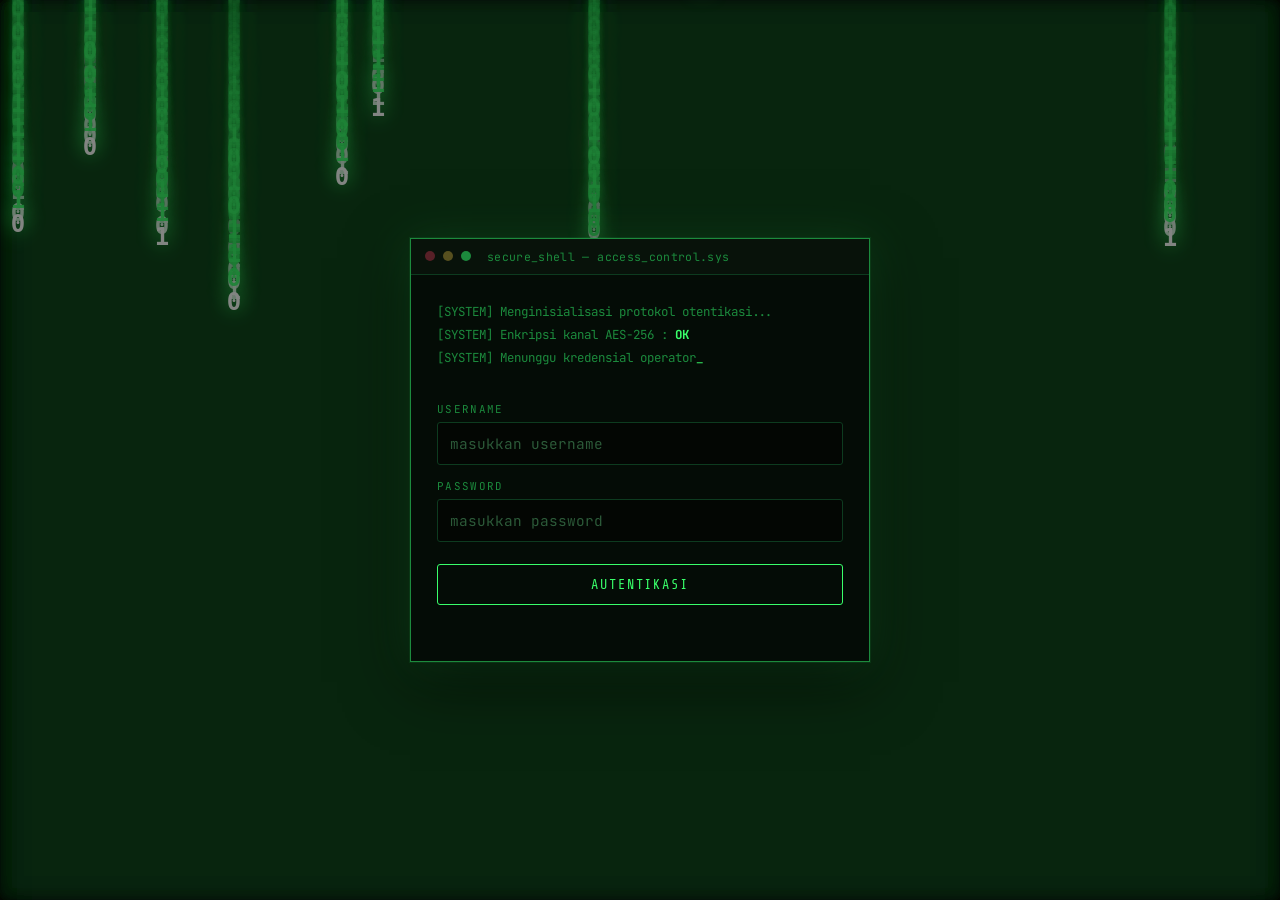
<file: index.html>
<!DOCTYPE html>
<html lang="id">
<head>
<meta charset="UTF-8">
<meta name="viewport" content="width=device-width, initial-scale=1.0">
<title>agatha@portfolio:~$</title>
<link rel="stylesheet" href="style.css">
</head>
<body>

<canvas id="matrix-rain"></canvas>

<!-- ============================================ -->
<!-- LAYAR LOGIN -->
<!-- ============================================ -->
<section id="login-screen">
  <div class="login-box">
    <div class="login-topbar">
      <span class="dot red"></span><span class="dot yellow"></span><span class="dot green"></span>
      <span class="login-topbar-title">secure_shell — access_control.sys</span>
    </div>

    <div class="login-body">
      <p class="boot-line">[SYSTEM] Menginisialisasi protokol otentikasi...</p>
      <p class="boot-line">[SYSTEM] Enkripsi kanal AES-256 : <span class="ok">OK</span></p>
      <p class="boot-line">[SYSTEM] Menunggu kredensial operator<span class="cursor-blink">_</span></p>

      <form id="login-form" autocomplete="off">
        <label for="username">USERNAME</label>
        <input type="text" id="username" name="username" placeholder="masukkan username" required>

        <label for="password">PASSWORD</label>
        <input type="password" id="password" name="password" placeholder="masukkan password" required>

        <button type="submit" id="login-btn">
          <span>AUTENTIKASI</span>
        </button>

        <p id="login-error"></p>
      </form>
    </div>
  </div>
</section>

<!-- ============================================ -->
<!-- PORTOFOLIO (tersembunyi sampai login sukses) -->
<!-- ============================================ -->
<main id="portfolio" hidden>

  <nav id="navbar">
    <span class="nav-logo">&gt; whoami</span>
    <div class="nav-links">
      <a href="#biodata" data-decrypt="biodata">biodata</a>
      <a href="#mybini" data-decrypt="mybini">my bini gueh</a>
      <a href="#cita-cita" data-decrypt="tujuan">tujuan</a>
      <a href="#sertifikat" data-decrypt="sertifikat">SERTIFIKAT GW</a>
      <a href="#neo" data-decrypt="neo">neo</a>
      <a href="#kontak" data-decrypt="kontak">kontak</a>
    </div>
    <div class="mode-toggle">
      <button type="button" id="mode-web-btn" class="mode-active">WEB</button>
      <button type="button" id="mode-terminal-btn">TERMINAL</button>
    </div>
  </nav>

  <!-- HERO -->
  <header id="hero">
    <p class="hero-eyebrow">[ akses diberikan — selamat datang, operator ]</p>
    <h1 class="glitch" data-text="MUHAMMAD ALARIC ARYA SAKHI">MUHAMMAD ALARIC ARYA SAKHI</h1>
    <p class="hero-sub" id="typewriter"></p>
    <div class="hero-quicklinks">
      <a href="#biodata" class="quick-btn">01_ Buka Biodata</a>
      <a href="#mybini" class="quick-btn">02_ Buka My Bini Gueh</a>
    </div>
  </header>

  <!-- BIODATA -->
  <section id="biodata" class="panel">
    <h2 class="panel-title" data-decrypt="BIODATA_OPERATOR">BIODATA_OPERATOR</h2>
    <ul class="data-list">
      <li><span class="key">Nama</span><span class="sep">:</span><span class="val">Muhammad Alaric Arya Sakhi</span></li>
      <li><span class="key">Kelas</span><span class="sep">:</span><span class="val">X PPLG 1</span></li>
      <li><span class="key">Tempat, Tanggal Lahir</span><span class="sep">:</span><span class="val">Pekalongan, 10 November 2011</span></li>
    </ul>
  </section>

  <!-- MY BINI GUEH -->
  <section id="mybini" class="panel panel-alt">
    <h2 class="panel-title" data-decrypt="MY BINI">MY BINI GUEH</h2>
    <div class="columbina-wrap">
      <div class="photo-frame">
<a href="kalkulator.html">
    <img src="columbina.jpg" alt="Columbina" id="columbina-photo">
  </a>
        <div class="photo-scanline"></div>
      </div>
      <ul class="data-list">
        <li><span class="key">Nama</span><span class="sep">:</span><span class="val">Columbina Hyposelenia</span></li>
        <li><span class="key">Nama Lain</span><span class="sep">:</span><span class="val">Kuutar / "Damselette"</span></li>
        <li><span class="key">Jabatan</span><span class="sep">:</span><span class="val">Mantan Fatui Harbinger ke-3, kini Moon Goddess of Nod-Krai</span></li>
        <li><span class="key">Elemen</span><span class="sep">:</span><span class="val">Hydro</span></li>
        <li><span class="key">Senjata</span><span class="sep">:</span><span class="val">Catalyst</span></li>
        <li><span class="key">Asal</span><span class="sep">:</span><span class="val">Nod-Krai, Snezhnaya</span></li>
        <li><span class="key">Kepribadian</span><span class="sep">:</span><span class="val">Tenang, sedikit nyeleneh, jujur apa adanya — tapi setia pada yang ia percaya</span></li>
        <li><span class="key">Status</span><span class="sep">:</span><span class="val">Bini sah di dunia fiksi 💙</span></li>
      </ul>
    </div>
  </section>

  <!-- CITA-CITA -->
  <section id="cita-cita" class="panel">
    <h2 class="panel-title" data-decrypt="CITA CITA">CITA CITA</h2>
    <div class="terminal-block">
      <p><span class="prompt">$</span> cat cita-cita.txt</p>
      <p class="output-line">&gt; Menjadi Ahli Cybersecurity / White Hat Hacker profesional.</p>
      <p class="output-line">&gt; Menemukan dan melaporkan celah keamanan secara etis, bukan merusak.</p>
      <p class="output-line">&gt; Membantu instansi & perusahaan membangun sistem yang lebih aman.</p>
      <p class="output-line">&gt; Terus belajar: pentest, bug bounty, dan digital forensics.</p>
    </div>
  </section>

  <!-- SERTIFIKAT GW -->
  <section id="sertifikat" class="panel panel-alt">
    <h2 class="panel-title" data-decrypt="Sertifikat">Sertifikat gw </h2>
    <p class="cert-caption">
      Klik gambar sertifikat untuk membuka <strong>Catatan Kantong</strong> — manajemen uang & kuota dengan tema Matrix.
    </p>
    <div class="photo-frame cert-frame">
      <a href="pengeluaran.html">
        <img src="sertifikat-cyber.jpg" alt="Sertifikat Apresiasi Cybersecurity" id="cert-photo">
      </a>
      <div class="photo-scanline"></div>
    </div>
  </section>

  <!-- CHATBOX NEO -->
  <section id="neo" class="panel panel-alt">
    <h2 class="panel-title" data-decrypt="NEO_AI">NEO_AI</h2>
    <p class="cert-caption">Terminal chat statis — belum terhubung ke API AI mana pun. Isi jawabannya manual di <code>script.js</code>.</p>
    <div class="neo-chatbox">
      <div class="neo-chatbox-header">
        <span class="neo-dot"></span> neo — offline / manual mode
      </div>
      <div class="neo-chatbox-log" id="neo-log"></div>
      <form class="neo-chatbox-inputrow" id="neo-form" autocomplete="off">
        <input type="text" id="neo-input" placeholder="ketik pesan ke Neo...">
        <button type="submit">KIRIM</button>
      </form>
    </div>
  </section>

  <!-- KONTAK -->
  <section id="kontak" class="panel">
    <h2 class="panel-title" data-decrypt="CONTACT_ME">CONTACT_ME</h2>
    <ul class="data-list contact-list">
      <li>
        <span class="key">WhatsApp</span><span class="sep">:</span>
        <span class="val"><a href="https://wa.me/628816713132" target="_blank" rel="noopener">wa.me/628816713132</a></span>
      </li>
      <li>
        <span class="key">Gmail</span><span class="sep">:</span>
        <span class="val"><a href="mailto:agathaarchilles@gmail.com">agathaarchilles@gmail.com</a></span>
      </li>
      <li>
        <span class="key">Instagram</span><span class="sep">:</span>
        <span class="val"><a href="https://instagram.com/agathaarchilles" target="_blank" rel="noopener">@agathaarchilles</a></span>
      </li>
    </ul>
  </section>

  <footer id="footer">
    <p>&gt; koneksi aman ditutup. terima kasih sudah berkunjung, operator.</p>
  </footer>

</main>

<!-- ============================================ -->
<!-- MODE TERMINAL — tampilan command-line penuh -->
<!-- ============================================ -->
<section id="terminal-mode" hidden>
  <div class="terminal-box">
    <p class="term-line term-hint">Selamat datang di mode terminal. Ketik "help" untuk daftar perintah.</p>
    <div id="terminal-output"></div>
    <div id="terminal-inputline">
      <span class="term-static-prompt">agatha@portofolio:~$</span>
      <input type="text" id="terminal-input" autocomplete="off" spellcheck="false">
    </div>
  </div>
</section>

<script src="script.js"></script>
</body>
</html>
</file>
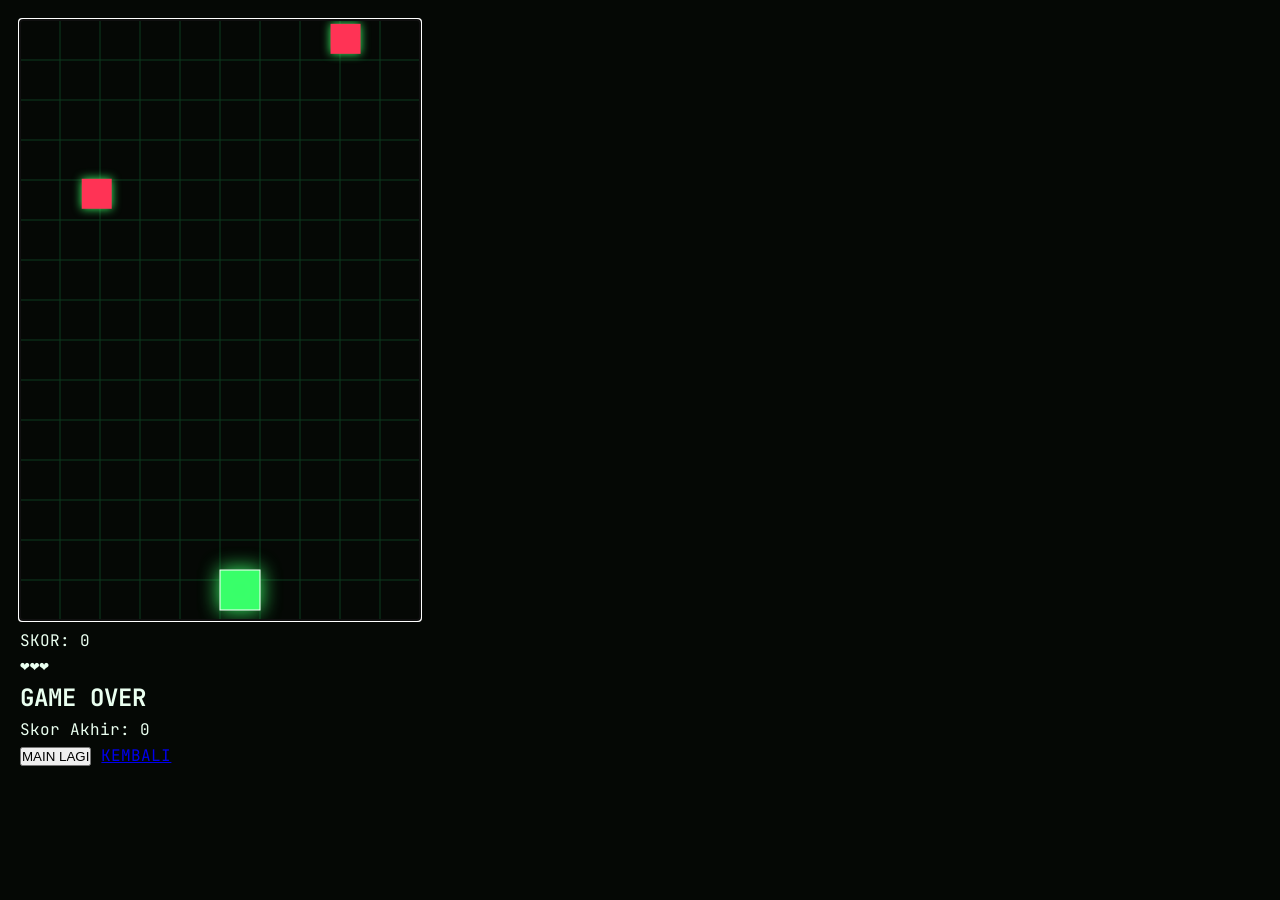
<file: a.html>
<!DOCTYPE html>
<html lang="id">
<head>
  <meta charset="UTF-8">
  <meta name="viewport" content="width=device-width, initial-scale=1.0">
  <title>Matrix Dodge</title>
  <link rel="stylesheet" href="a.css">
</head>
<body>
  <canvas id="gameCanvas" width="400" height="600" tabindex="0"></canvas>
  
  <div class="game-hud">
    <div id="score">SKOR: 0</div>
    <div id="lives">❤️❤️❤️</div>
  </div>
  
  <div class="game-overlay" id="gameOverlay">
    <h2>GAME OVER</h2>
    <p>Skor Akhir: <span id="finalScore">0</span></p>
    <button onclick="restartGame()">MAIN LAGI</button>
    <a href="../index.html">KEMBALI</a>
  </div>
  
  <script src="a.js"></script>
</body>
</html>
</file>
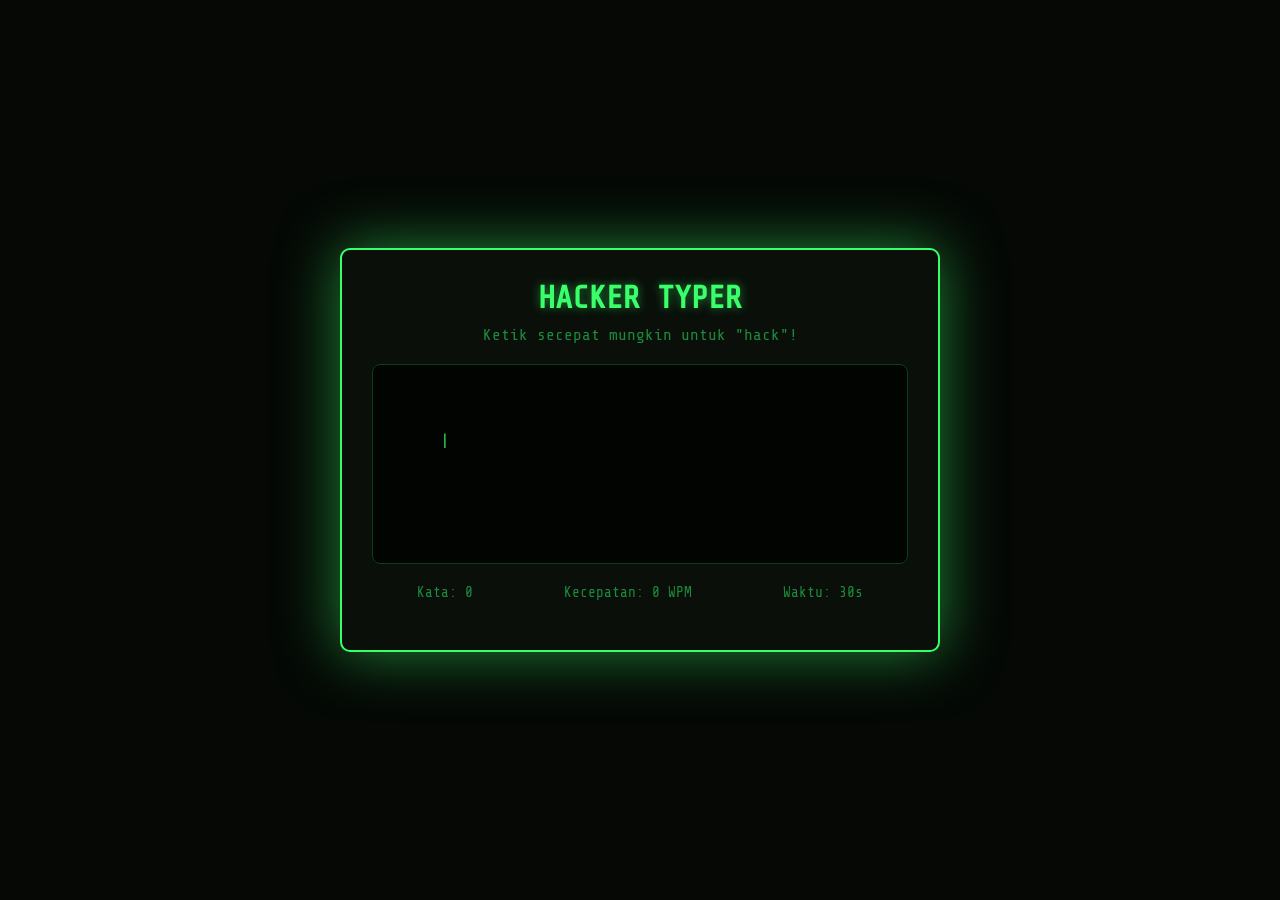
<file: b.html>
<!DOCTYPE html>
<html lang="id">
<head>
  <meta charset="UTF-8">
  <meta name="viewport" content="width=device-width, initial-scale=1.0">
  <title>Hacker Typer</title>
  <link rel="stylesheet" href="b.css">
</head>
<body>
  <div class="game-container" tabindex="0" id="gameContainer">
    <h2>HACKER TYPER</h2>
    <p class="subtitle">Ketik secepat mungkin untuk "hack"!</p>
    
    <div id="hackScreen">
      <p id="hackOutput"></p>
      <span id="cursor">|</span>
    </div>
    
    <div class="stats">
      <div>Kata: <span id="wordCount">0</span></div>
      <div>Kecepatan: <span id="wpm">0</span> WPM</div>
      <div>Waktu: <span id="timer">30</span>s</div>
    </div>
    
    <div class="game-overlay" id="gameOverlay">
      <h2>HACK BERHASIL!</h2>
      <p>Kata: <span id="finalWords">0</span> | WPM: <span id="finalWpm">0</span></p>
      <button onclick="restartGame()">COBA LAGI</button>
      <a href="../index.html">KEMBALI</a>
    </div>
  </div>
  
  <script src="b.js"></script>
</body>
</html>
</file>
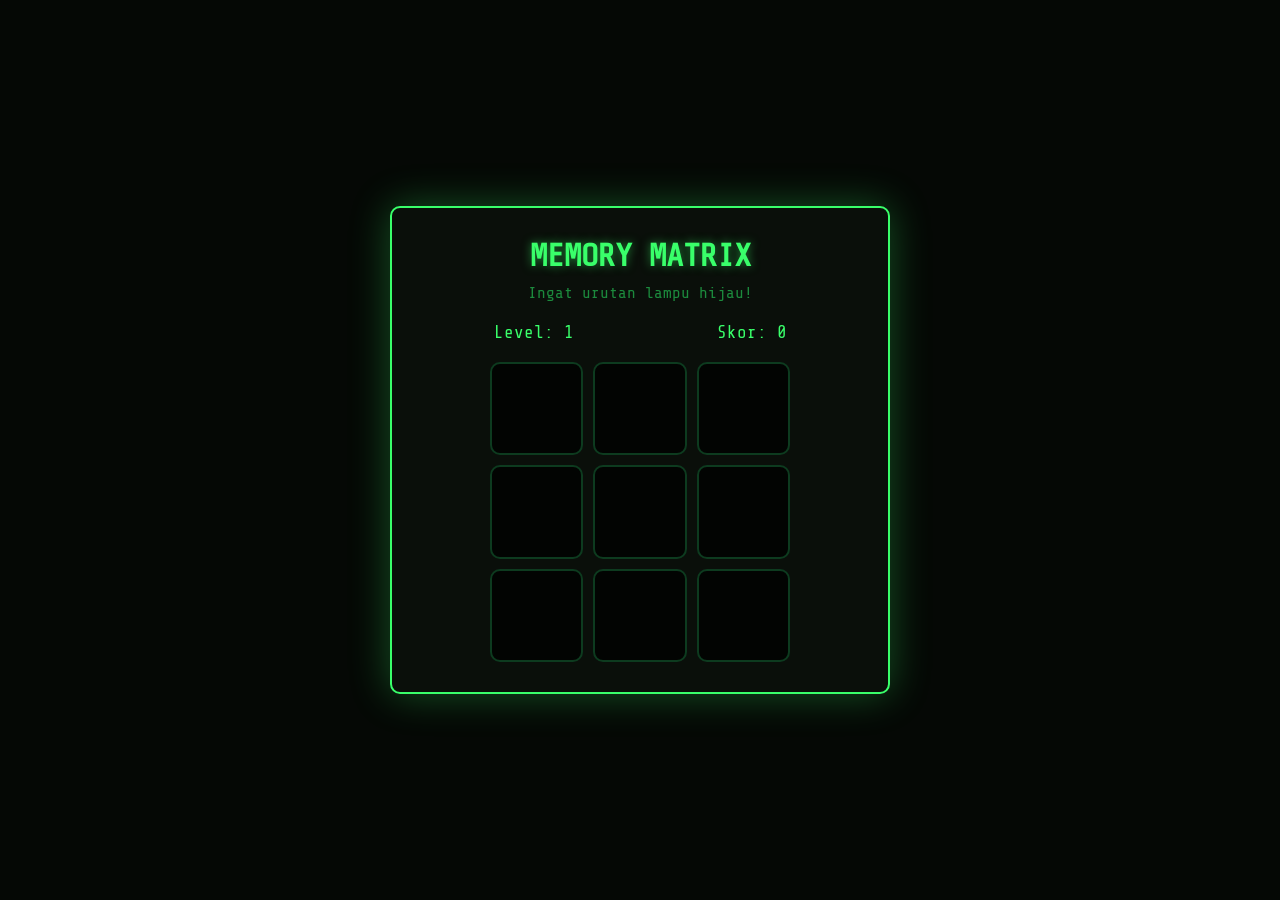
<file: c.html>
<!DOCTYPE html>
<html lang="id">
<head>
  <meta charset="UTF-8">
  <meta name="viewport" content="width=device-width, initial-scale=1.0">
  <title>Memory Matrix</title>
  <link rel="stylesheet" href="c.css">
</head>
<body>
  <div class="game-container">
    <h2>MEMORY MATRIX</h2>
    <p class="subtitle">Ingat urutan lampu hijau!</p>
    
    <div class="game-info">
      <span>Level: <span id="level">1</span></span>
      <span>Skor: <span id="score">0</span></span>
    </div>
    
    <div id="grid" class="grid"></div>
    
    <div class="game-overlay" id="gameOverlay">
      <h2>GAME OVER</h2>
      <p>Skor: <span id="finalScore">0</span></p>
      <button onclick="restartGame()">MAIN LAGI</button>
      <a href="../index.html">KEMBALI</a>
    </div>
  </div>
  
  <script src="c.js"></script>
</body>
</html>
</file>
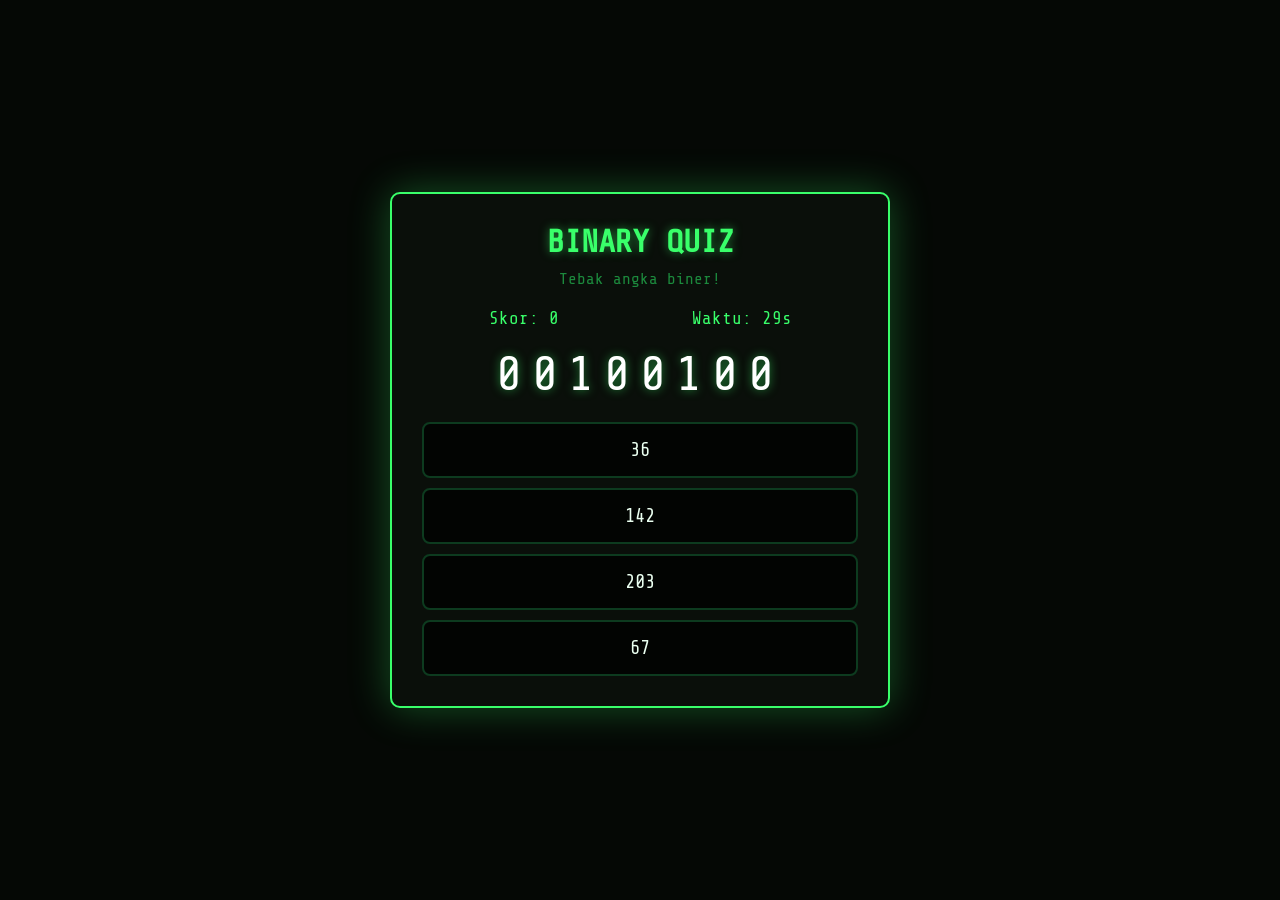
<file: d.html>
<!DOCTYPE html>
<html lang="id">
<head>
  <meta charset="UTF-8">
  <meta name="viewport" content="width=device-width, initial-scale=1.0">
  <title>Binary Quiz</title>
  <link rel="stylesheet" href="d.css">
</head>
<body>
  <div class="game-container">
    <h2>BINARY QUIZ</h2>
    <p class="subtitle">Tebak angka biner!</p>
    
    <div class="quiz-info">
      <span>Skor: <span id="score">0</span></span>
      <span>Waktu: <span id="timer">30</span>s</span>
    </div>
    
    <div id="question" class="question">?</div>
    
    <div id="options" class="options"></div>
    
    <div class="game-overlay" id="gameOverlay">
      <h2>SELESAI!</h2>
      <p>Skor Akhir: <span id="finalScore">0</span></p>
      <button onclick="restartGame()">MAIN LAGI</button>
      <a href="../index.html">KEMBALI</a>
    </div>
  </div>
  
  <script src="d.js"></script>
</body>
</html>
</file>
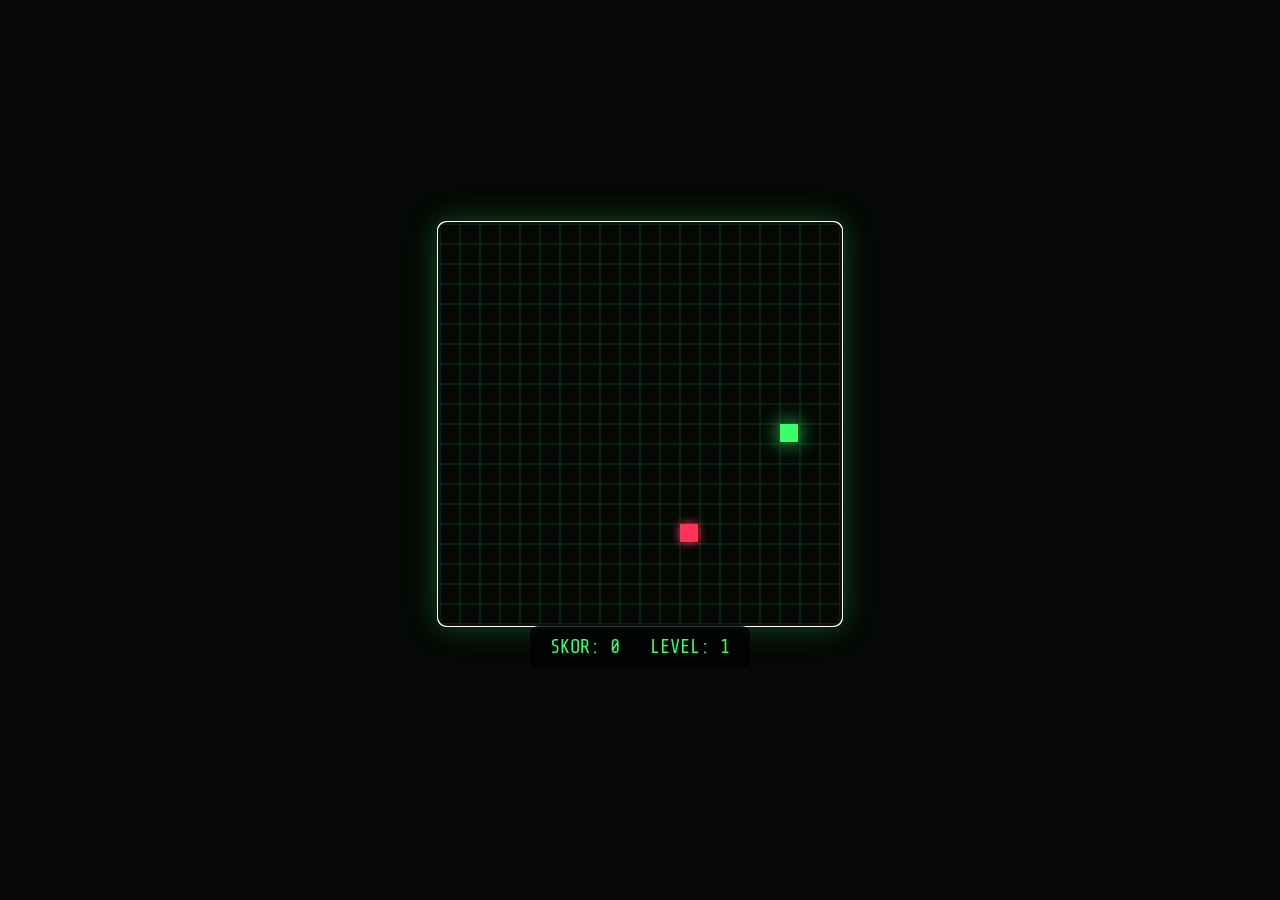
<file: e.html>
<!DOCTYPE html>
<html lang="id">
<head>
  <meta charset="UTF-8">
  <meta name="viewport" content="width=device-width, initial-scale=1.0">
  <title>Snake 01</title>
  <link rel="stylesheet" href="e.css">
</head>
<body>
  <canvas id="gameCanvas" width="400" height="400" tabindex="0"></canvas>
  
  <div class="game-hud">
    <div>SKOR: <span id="score">0</span></div>
    <div>LEVEL: <span id="level">1</span></div>
  </div>
  
  <div class="game-overlay" id="gameOverlay">
    <h2>GAME OVER</h2>
    <p>Skor: <span id="finalScore">0</span></p>
    <button onclick="restartGame()">MAIN LAGI</button>
    <a href="../index.html">KEMBALI</a>
  </div>
  
  <script src="e.js"></script>
</body>
</html>
</file>
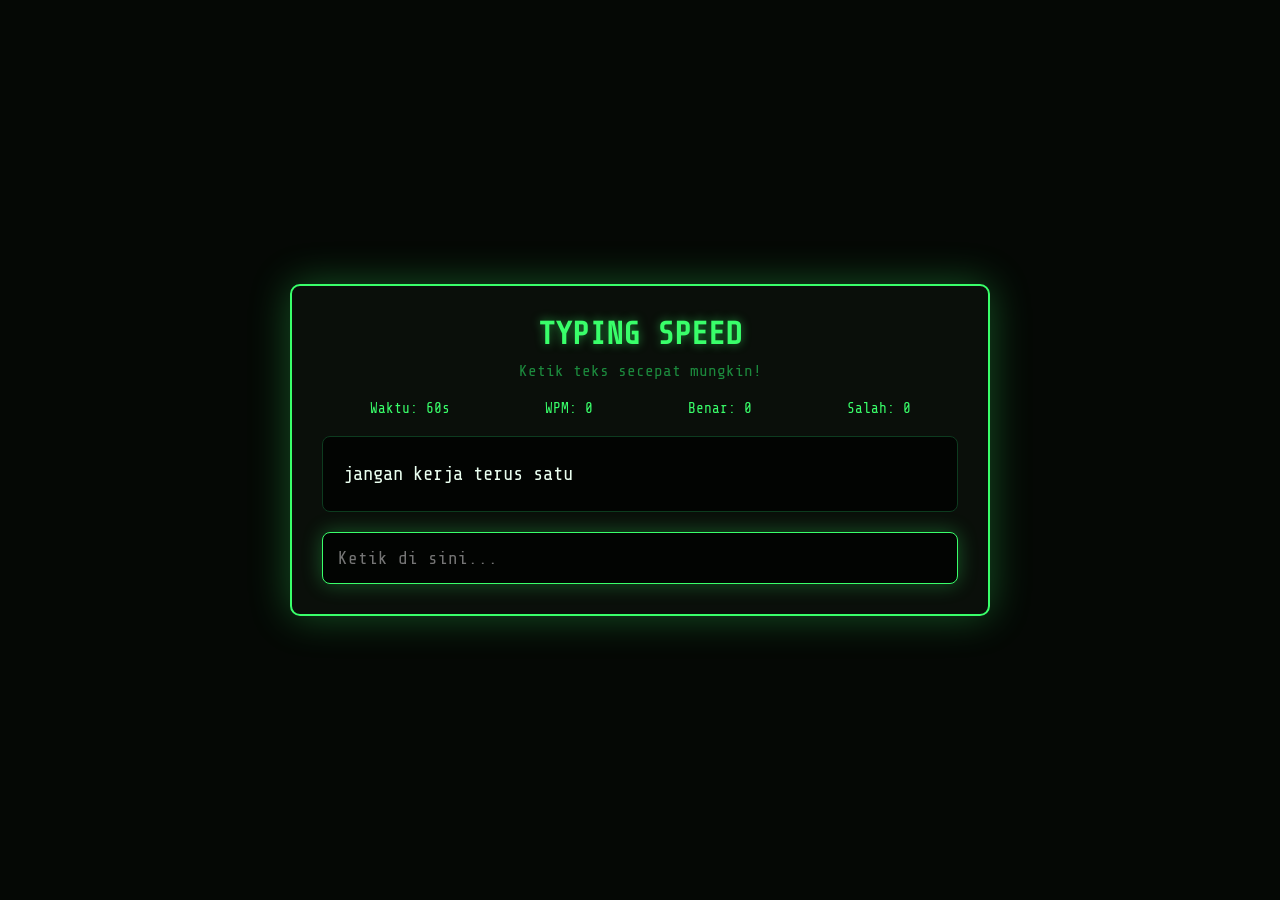
<file: f.html>
<!DOCTYPE html>
<html lang="id">
<head>
  <meta charset="UTF-8">
  <meta name="viewport" content="width=device-width, initial-scale=1.0">
  <title>Typing Speed Test</title>
  <link rel="stylesheet" href="f.css">
</head>
<body>
  <div class="game-container">
    <h2>TYPING SPEED</h2>
    <p class="subtitle">Ketik teks secepat mungkin!</p>
    
    <div class="typing-info">
      <span>Waktu: <span id="timer">60</span>s</span>
      <span>WPM: <span id="wpm">0</span></span>
      <span>Benar: <span id="correct">0</span></span>
      <span>Salah: <span id="wrong">0</span></span>
    </div>
    
    <div id="targetText" class="target-text"></div>
    
    <input type="text" id="typingInput" placeholder="Ketik di sini..." autocomplete="off">
    
    <div class="game-overlay" id="gameOverlay">
      <h2>SELESAI!</h2>
      <p>WPM: <span id="finalWpm">0</span> | Benar: <span id="finalCorrect">0</span> | Salah: <span id="finalWrong">0</span></p>
      <button onclick="restartGame()">COBA LAGI</button>
      <a href="../index.html">KEMBALI</a>
    </div>
  </div>
  
  <script src="f.js"></script>
</body>
</html>
</file>
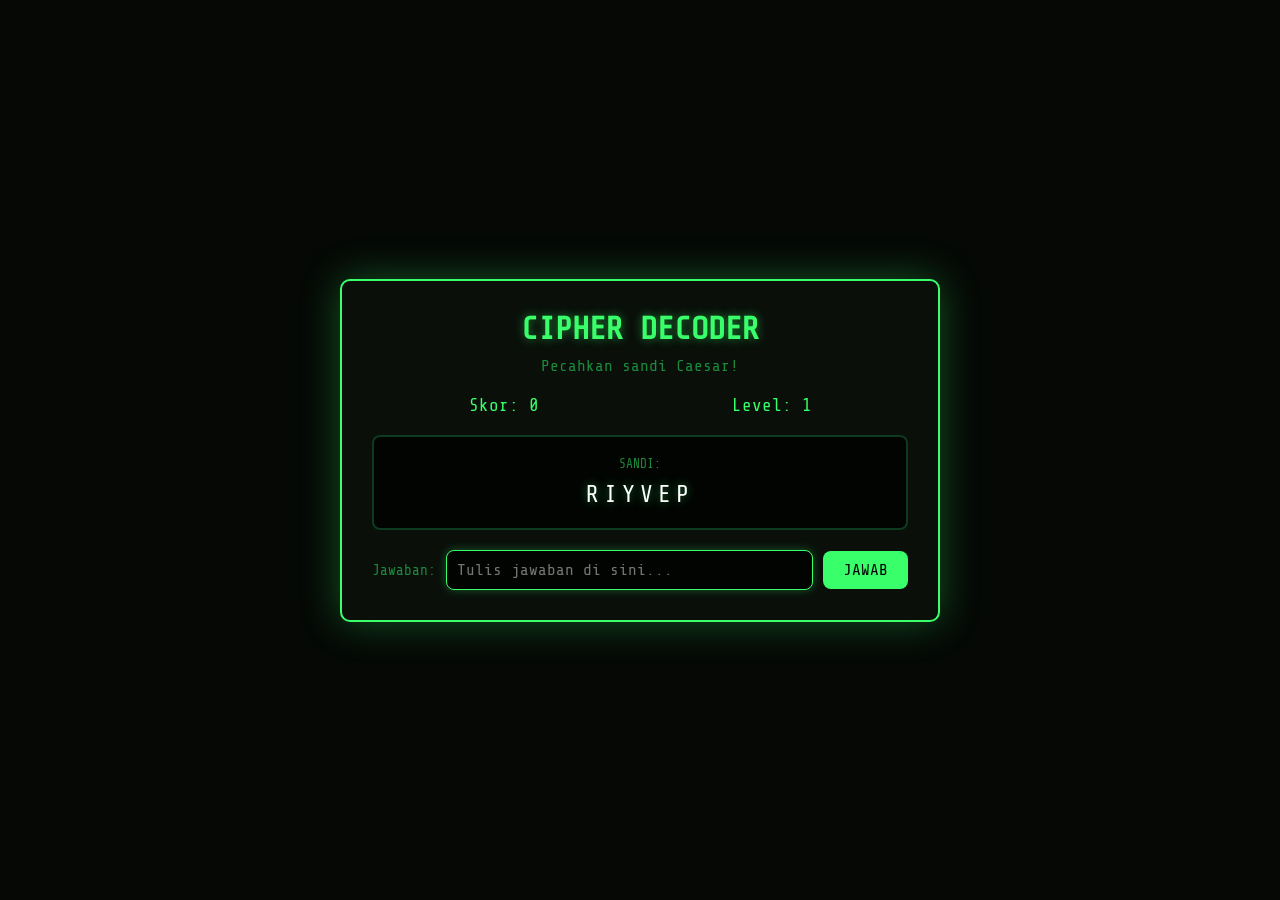
<file: g.html>
<!DOCTYPE html>
<html lang="id">
<head>
  <meta charset="UTF-8">
  <meta name="viewport" content="width=device-width, initial-scale=1.0">
  <title>Cipher Decoder</title>
  <link rel="stylesheet" href="g.css">
</head>
<body>
  <div class="game-container">
    <h2>CIPHER DECODER</h2>
    <p class="subtitle">Pecahkan sandi Caesar!</p>
    
    <div class="game-info">
      <span>Skor: <span id="score">0</span></span>
      <span>Level: <span id="level">1</span></span>
    </div>
    
    <div class="cipher-display">
      <p class="cipher-label">SANDI:</p>
      <p id="cipherText" class="cipher-text">...</p>
    </div>
    
    <div class="answer-section">
      <label for="answerInput">Jawaban:</label>
      <input type="text" id="answerInput" placeholder="Tulis jawaban di sini...">
      <button onclick="checkAnswer()">JAWAB</button>
    </div>
    
    <div class="game-overlay" id="gameOverlay">
      <h2>SELESAI!</h2>
      <p>Skor: <span id="finalScore">0</span></p>
      <button onclick="restartGame()">MAIN LAGI</button>
      <a href="../index.html">KEMBALI</a>
    </div>
  </div>
  
  <script src="g.js"></script>
</body>
</html>
</file>
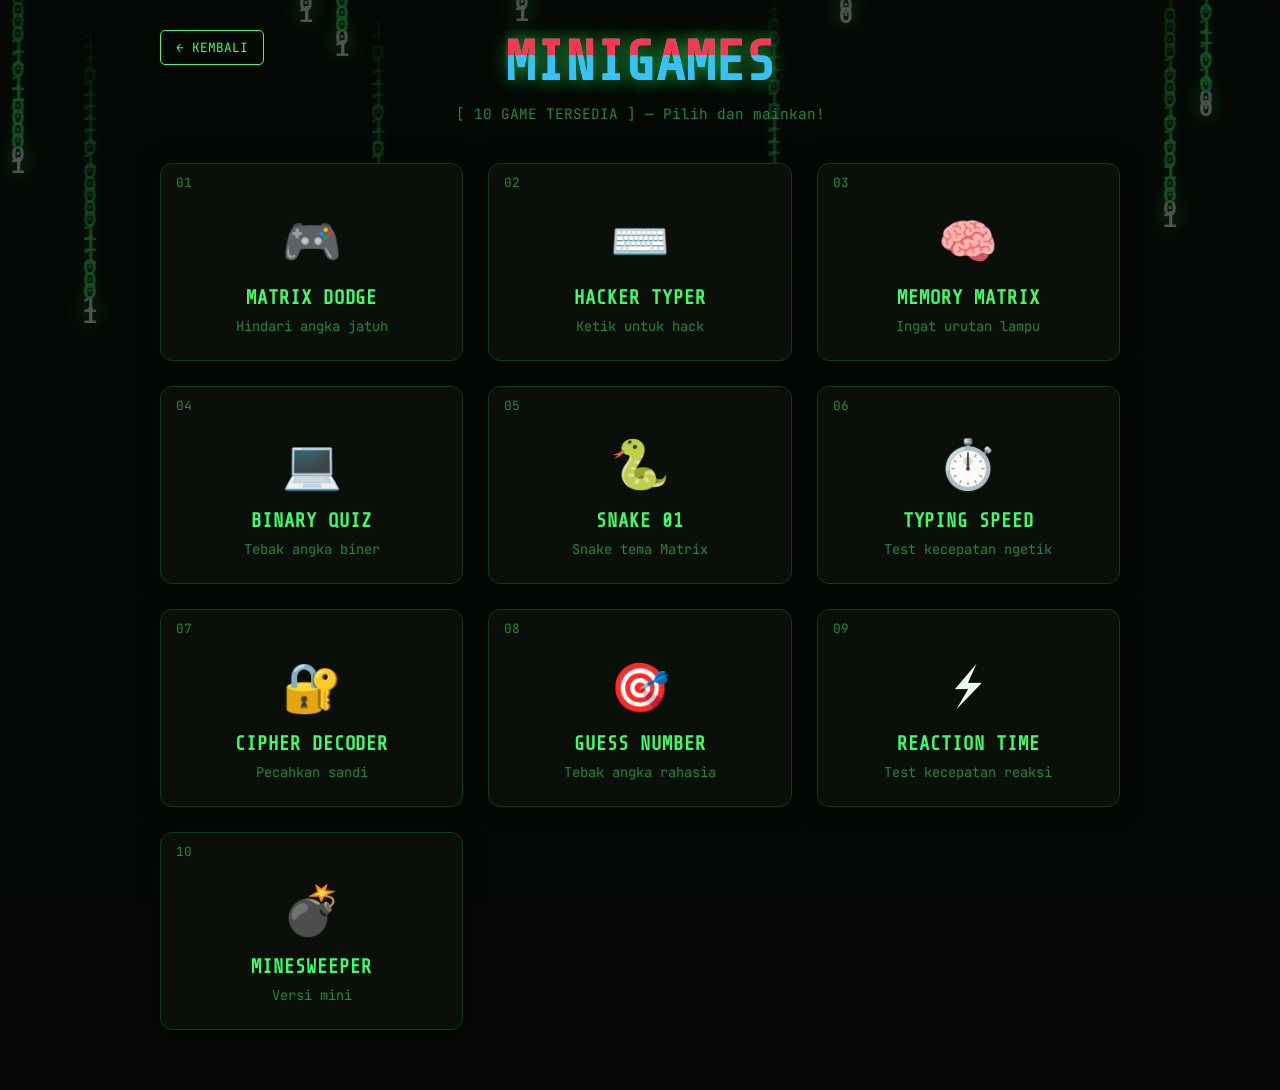
<file: games.html>
<!DOCTYPE html>
<html lang="id">
<head>
  <meta charset="UTF-8">
  <meta name="viewport" content="width=device-width, initial-scale=1.0">
  <title>MINIGAMES — Matrix Collection</title>
  <link rel="stylesheet" href="games.css">
</head>
<body>

  <canvas id="matrix-rain"></canvas>

  <div class="wrap">

    <header>
      <a href="index.html" class="back-link">← KEMBALI</a>
      <h1 class="glitch" data-text="MINIGAMES">MINIGAMES</h1>
      <p class="subtitle">[ 10 GAME TERSEDIA ] — Pilih dan mainkan!</p>
    </header>

    <div class="games-grid">
      
      <a href="minigames/a.html" class="game-card">
        <span class="game-number">01</span>
        <span class="game-icon">🎮</span>
        <h3>MATRIX DODGE</h3>
        <p>Hindari angka jatuh</p>
      </a>

      <a href="minigames/b.html" class="game-card">
        <span class="game-number">02</span>
        <span class="game-icon">⌨️</span>
        <h3>HACKER TYPER</h3>
        <p>Ketik untuk hack</p>
      </a>

      <a href="minigames/c.html" class="game-card">
        <span class="game-number">03</span>
        <span class="game-icon">🧠</span>
        <h3>MEMORY MATRIX</h3>
        <p>Ingat urutan lampu</p>
      </a>

      <a href="minigames/d.html" class="game-card">
        <span class="game-number">04</span>
        <span class="game-icon">💻</span>
        <h3>BINARY QUIZ</h3>
        <p>Tebak angka biner</p>
      </a>

      <a href="minigames/e.html" class="game-card">
        <span class="game-number">05</span>
        <span class="game-icon">🐍</span>
        <h3>SNAKE 01</h3>
        <p>Snake tema Matrix</p>
      </a>

      <a href="minigames/f.html" class="game-card">
        <span class="game-number">06</span>
        <span class="game-icon">⏱️</span>
        <h3>TYPING SPEED</h3>
        <p>Test kecepatan ngetik</p>
      </a>

      <a href="minigames/g.html" class="game-card">
        <span class="game-number">07</span>
        <span class="game-icon">🔐</span>
        <h3>CIPHER DECODER</h3>
        <p>Pecahkan sandi</p>
      </a>

      <a href="minigames/h.html" class="game-card">
        <span class="game-number">08</span>
        <span class="game-icon">🎯</span>
        <h3>GUESS NUMBER</h3>
        <p>Tebak angka rahasia</p>
      </a>

      <a href="minigames/i.html" class="game-card">
        <span class="game-number">09</span>
        <span class="game-icon">⚡</span>
        <h3>REACTION TIME</h3>
        <p>Test kecepatan reaksi</p>
      </a>

      <a href="minigames/j.html" class="game-card">
        <span class="game-number">10</span>
        <span class="game-icon">💣</span>
        <h3>MINESWEEPER</h3>
        <p>Versi mini</p>
      </a>

    </div>

  </div>

  <script src="games.js"></script>
</body>
</html>
</file>
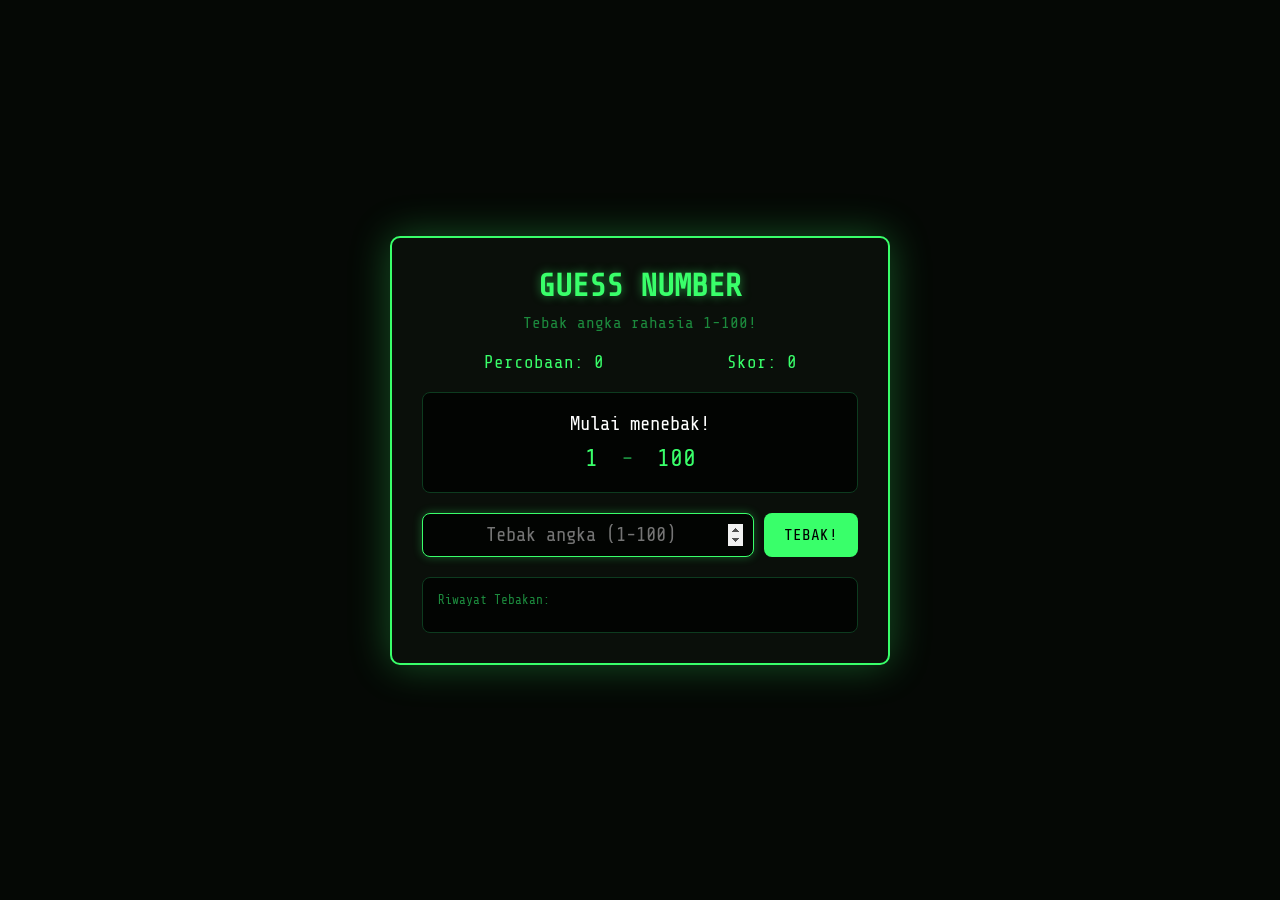
<file: h.html>
<!DOCTYPE html>
<html lang="id">
<head>
  <meta charset="UTF-8">
  <meta name="viewport" content="width=device-width, initial-scale=1.0">
  <title>Guess Number</title>
  <link rel="stylesheet" href="h.css">
</head>
<body>
  <div class="game-container">
    <h2>GUESS NUMBER</h2>
    <p class="subtitle">Tebak angka rahasia 1-100!</p>
    
    <div class="game-info">
      <span>Percobaan: <span id="attempts">0</span></span>
      <span>Skor: <span id="score">0</span></span>
    </div>
    
    <div class="guess-display">
      <p id="hint" class="hint">Mulai menebak!</p>
      <div class="range-display">
        <span id="lowRange">1</span>
        <span class="range-sep">-</span>
        <span id="highRange">100</span>
      </div>
    </div>
    
    <div class="input-section">
      <input type="number" id="guessInput" min="1" max="100" placeholder="Tebak angka (1-100)">
      <button onclick="makeGuess()">TEBAK!</button>
    </div>
    
    <div class="history">
      <p>Riwayat Tebakan:</p>
      <div id="guessHistory"></div>
    </div>
    
    <div class="game-overlay" id="gameOverlay">
      <h2>BENAR!</h2>
      <p>Angka: <span id="answer">?</span> | Percobaan: <span id="finalAttempts">0</span></p>
      <button onclick="restartGame()">MAIN LAGI</button>
      <a href="../index.html">KEMBALI</a>
    </div>
  </div>
  
  <script src="h.js"></script>
</body>
</html>
</file>
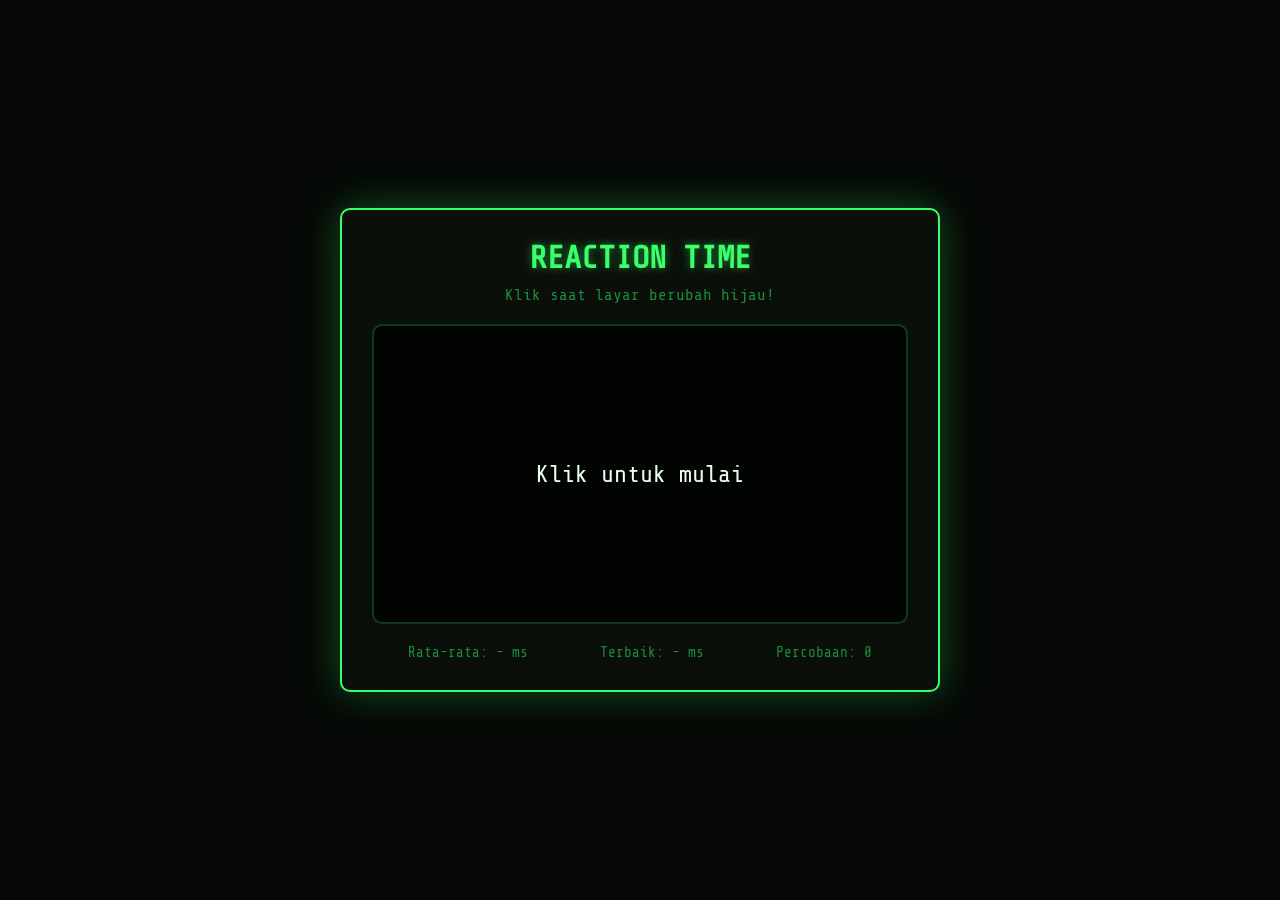
<file: i.html>
<!DOCTYPE html>
<html lang="id">
<head>
  <meta charset="UTF-8">
  <meta name="viewport" content="width=device-width, initial-scale=1.0">
  <title>Reaction Time</title>
  <link rel="stylesheet" href="i.css">
</head>
<body>
  <div class="game-container">
    <h2>REACTION TIME</h2>
    <p class="subtitle">Klik saat layar berubah hijau!</p>
    
    <div id="reactionArea" class="reaction-area">
      <p>Klik untuk mulai</p>
    </div>
    
    <div class="stats">
      <div>Rata-rata: <span id="avgTime">-</span> ms</div>
      <div>Terbaik: <span id="bestTime">-</span> ms</div>
      <div>Percobaan: <span id="attempts">0</span></div>
    </div>
    
    <div class="game-overlay" id="gameOverlay">
      <h2>SELESAI!</h2>
      <p>Rata-rata: <span id="finalAvg">0</span> ms | Terbaik: <span id="finalBest">0</span> ms</p>
      <button onclick="restartGame()">COBA LAGI</button>
      <a href="../index.html">KEMBALI</a>
    </div>
  </div>
  
  <script src="i.js"></script>
</body>
</html>
</file>
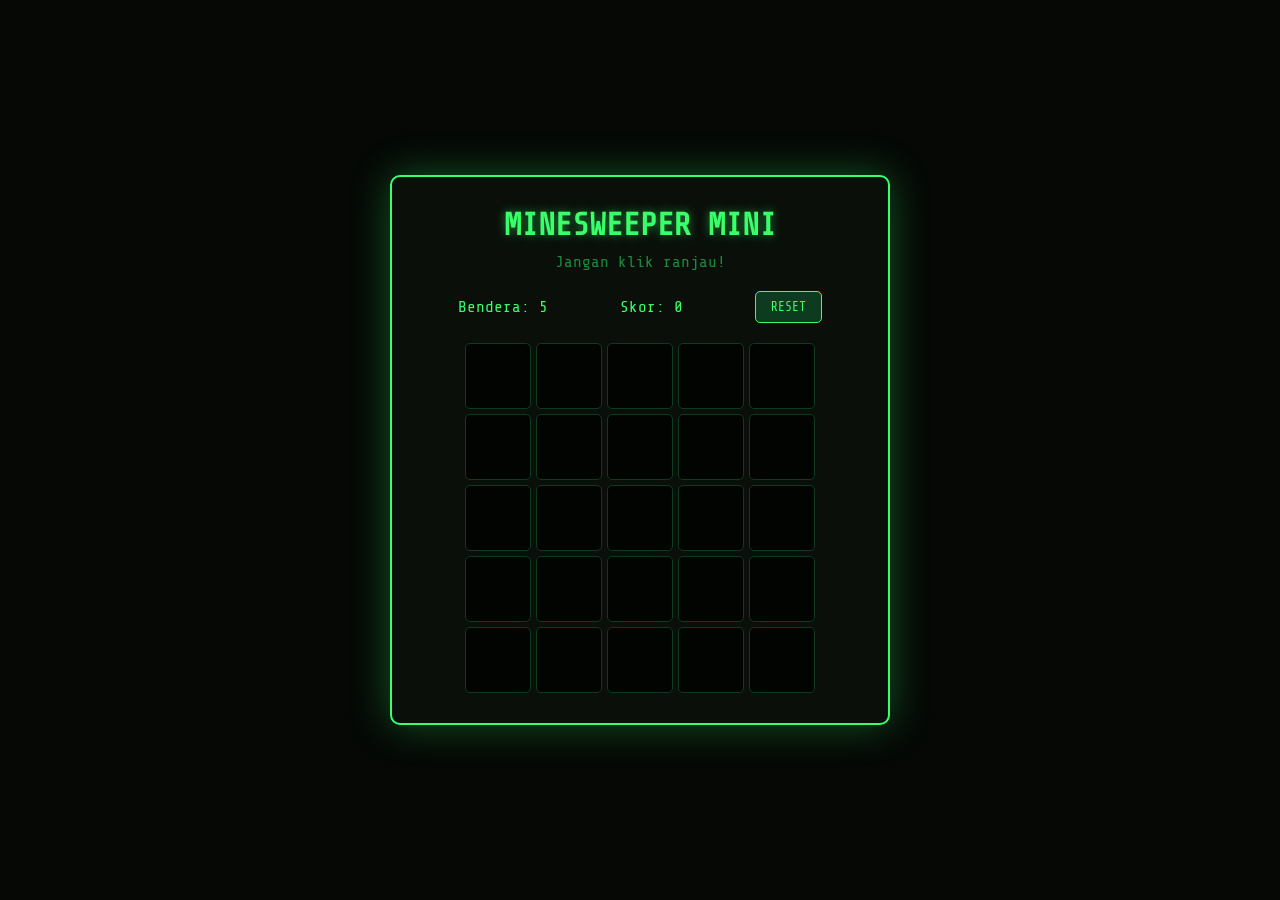
<file: j.html>
<!DOCTYPE html>
<html lang="id">
<head>
  <meta charset="UTF-8">
  <meta name="viewport" content="width=device-width, initial-scale=1.0">
  <title>Minesweeper Mini</title>
  <link rel="stylesheet" href="j.css">
</head>
<body>
  <div class="game-container">
    <h2>MINESWEEPER MINI</h2>
    <p class="subtitle">Jangan klik ranjau!</p>
    
    <div class="game-info">
      <span>Bendera: <span id="flagCount">5</span></span>
      <span>Skor: <span id="score">0</span></span>
      <button onclick="restartGame()">RESET</button>
    </div>
    
    <div id="mineGrid" class="mine-grid"></div>
    
    <div class="game-overlay" id="gameOverlay">
      <h2 id="overlayTitle">GAME OVER</h2>
      <p id="overlayMessage">Kena ranjau!</p>
      <button onclick="restartGame()">MAIN LAGI</button>
      <a href="../index.html">KEMBALI</a>
    </div>
  </div>
  
  <script src="j.js"></script>
</body>
</html>
</file>
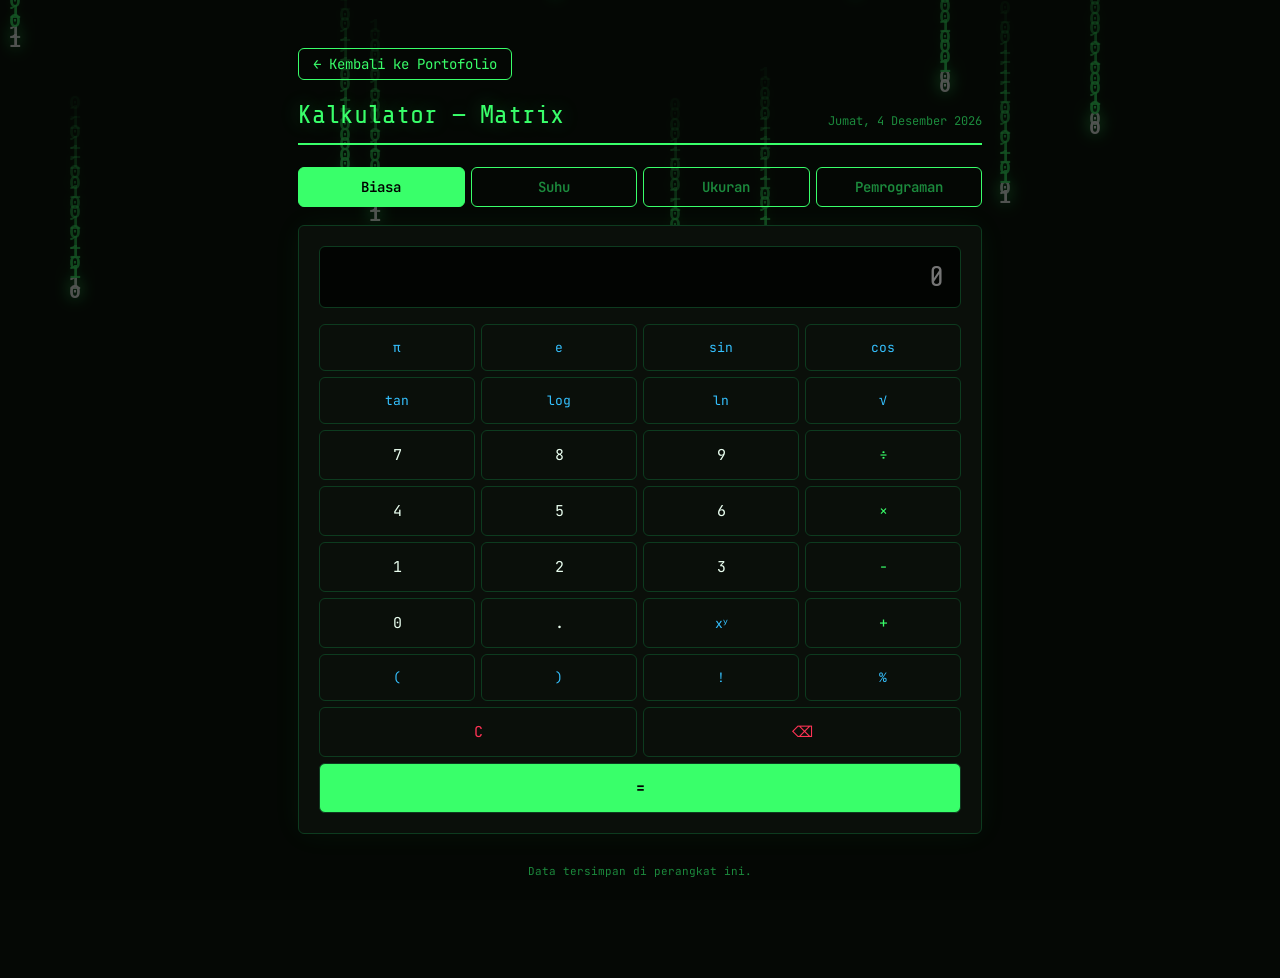
<file: kalkulator.html>
<!DOCTYPE html>
<html lang="id">
<head>
  <meta charset="UTF-8">
  <meta name="viewport" content="width=device-width, initial-scale=1.0">
  <title>Kalkulator — Matrix</title>
  <link rel="stylesheet" href="kalkulator.css">
</head>
<body>

  <canvas id="matrix-rain"></canvas>

  <div class="wrap">
    <a href="index.html" class="back-link">← Kembali ke Portofolio</a>

    <header>
      <h1>Kalkulator — Matrix</h1>
      <div class="tanggal" id="tanggalHariIni"></div>
    </header>

    <!-- TAB NAVIGASI -->
    <div class="tabs">
      <button class="tab-btn active" data-tab="biasa" onclick="gantiTab('biasa')">Biasa</button>
      <button class="tab-btn" data-tab="suhu" onclick="gantiTab('suhu')">Suhu</button>
      <button class="tab-btn" data-tab="ukuran" onclick="gantiTab('ukuran')">Ukuran</button>
      <button class="tab-btn" data-tab="pemrograman" onclick="gantiTab('pemrograman')">Pemrograman</button>
    </div>

    <!-- ===== KALKULATOR BIASA (EXPERT) ===== -->
    <section id="tab-biasa" class="tab-content active">
      <div class="calc-box">
        <input type="text" id="calcDisplay" readonly placeholder="0">
        <div class="calc-grid expert-grid">

          <!-- Baris 1: Fungsi lanjutan -->
          <button onclick="tekan('Math.PI')" class="func">π</button>
          <button onclick="tekan('Math.E')" class="func">e</button>
          <button onclick="tekan('Math.sin(')" class="func">sin</button>
          <button onclick="tekan('Math.cos(')" class="func">cos</button>

          <!-- Baris 2: Fungsi lanjutan -->
          <button onclick="tekan('Math.tan(')" class="func">tan</button>
          <button onclick="tekan('Math.log(')" class="func">log</button>
          <button onclick="tekan('Math.LN')" class="func">ln</button>
          <button onclick="tekan('Math.sqrt(')" class="func">√</button>

          <!-- Baris 3: Angka & operator -->
          <button onclick="tekan('7')">7</button>
          <button onclick="tekan('8')">8</button>
          <button onclick="tekan('9')">9</button>
          <button onclick="tekan('/')" class="operator">÷</button>

          <!-- Baris 4 -->
          <button onclick="tekan('4')">4</button>
          <button onclick="tekan('5')">5</button>
          <button onclick="tekan('6')">6</button>
          <button onclick="tekan('*')" class="operator">×</button>

          <!-- Baris 5 -->
          <button onclick="tekan('1')">1</button>
          <button onclick="tekan('2')">2</button>
          <button onclick="tekan('3')">3</button>
          <button onclick="tekan('-')" class="operator">−</button>

          <!-- Baris 6 -->
          <button onclick="tekan('0')">0</button>
          <button onclick="tekan('.')">.</button>
          <button onclick="tekan('**')" class="func">xʸ</button>
          <button onclick="tekan('+')" class="operator">+</button>

          <!-- Baris 7: Tombol tambahan -->
          <button onclick="tekan('(')" class="func">(</button>
          <button onclick="tekan(')')" class="func">)</button>
          <button onclick="tekan('!')" class="func">!</button>
          <button onclick="tekan('%')" class="func">%</button>

          <!-- Baris 8: Clear & Hapus -->
          <button onclick="clearDisplay()" class="clear" style="grid-column: span 2;">C</button>
          <button onclick="hapusSatu()" class="clear" style="grid-column: span 2;">⌫</button>

          <!-- Baris 9: Hasil -->
          <button onclick="hasil()" class="equals" style="grid-column: span 4;">=</button>
        </div>
      </div>
    </section>

    <!-- ===== KALKULATOR SUHU ===== -->
    <section id="tab-suhu" class="tab-content">
      <div class="calc-box">
        <h3>Konversi Suhu</h3>
        <div class="konversi-grid">
          <div>
            <label>Masukkan nilai</label>
            <input type="number" id="suhuInput" placeholder="0" step="any">
          </div>
          <div>
            <label>Dari</label>
            <select id="suhuDari">
              <option value="C">Celsius (°C)</option>
              <option value="F">Fahrenheit (°F)</option>
              <option value="K">Kelvin (K)</option>
              <option value="R">Reamur (°Ré)</option>
            </select>
          </div>
          <div>
            <label>Ke</label>
            <select id="suhuKe">
              <option value="C">Celsius (°C)</option>
              <option value="F">Fahrenheit (°F)</option>
              <option value="K">Kelvin (K)</option>
              <option value="R">Reamur (°Ré)</option>
            </select>
          </div>
          <button onclick="konversiSuhu()" class="simpan">Konversi</button>
          <div>
            <label>Hasil</label>
            <input type="text" id="suhuHasil" readonly placeholder="hasil">
          </div>
        </div>
      </div>
    </section>

    <!-- ===== KALKULATOR UKURAN ===== -->
    <section id="tab-ukuran" class="tab-content">
      <div class="calc-box">
        <h3>Konversi Ukuran</h3>
        <div class="konversi-grid">
          <div>
            <label>Masukkan nilai</label>
            <input type="number" id="ukuranInput" placeholder="0" step="any">
          </div>
          <div>
            <label>Dari</label>
            <select id="ukuranDari">
              <option value="km">Kilometer (km)</option>
              <option value="m">Meter (m)</option>
              <option value="cm">Centimeter (cm)</option>
              <option value="mm">Milimeter (mm)</option>
              <option value="mi">Mil (mi)</option>
              <option value="ft">Kaki (ft)</option>
              <option value="in">Inci (in)</option>
            </select>
          </div>
          <div>
            <label>Ke</label>
            <select id="ukuranKe">
              <option value="km">Kilometer (km)</option>
              <option value="m">Meter (m)</option>
              <option value="cm">Centimeter (cm)</option>
              <option value="mm">Milimeter (mm)</option>
              <option value="mi">Mil (mi)</option>
              <option value="ft">Kaki (ft)</option>
              <option value="in">Inci (in)</option>
            </select>
          </div>
          <button onclick="konversiUkuran()" class="simpan">Konversi</button>
          <div>
            <label>Hasil</label>
            <input type="text" id="ukuranHasil" readonly placeholder="hasil">
          </div>
        </div>
      </div>
    </section>

    <!-- ===== KALKULATOR PEMROGRAMAN ===== -->
    <section id="tab-pemrograman" class="tab-content">
      <div class="calc-box">
        <h3>Konversi Bilangan</h3>
        <div class="konversi-grid">
          <div>
            <label>Masukkan nilai</label>
            <input type="text" id="progInput" placeholder="contoh: 255" value="255">
          </div>
          <div>
            <label>Dari basis</label>
            <select id="progDari">
              <option value="10">Desimal (10)</option>
              <option value="2">Biner (2)</option>
              <option value="8">Oktal (8)</option>
              <option value="16">Heksadesimal (16)</option>
            </select>
          </div>
          <button onclick="konversiProgram()" class="simpan" style="grid-column: span 2;">Konversi</button>
          <div style="grid-column: span 2;">
            <label>Hasil:</label>
            <div id="progHasil" style="background:#030603; padding:12px; border:1px solid var(--line); border-radius:4px; color:var(--accent); font-family:var(--serif);">
              <p><strong>Desimal:</strong> <span id="hasilDesimal">255</span></p>
              <p><strong>Biner:</strong> <span id="hasilBiner">11111111</span></p>
              <p><strong>Oktal:</strong> <span id="hasilOktal">377</span></p>
              <p><strong>Heksadesimal:</strong> <span id="hasilHeks">FF</span></p>
            </div>
          </div>
        </div>
      </div>
    </section>

    <footer>Data tersimpan di perangkat ini.</footer>
  </div>

  <script src="kalkulator.js"></script>
</body>
</html>
</file>
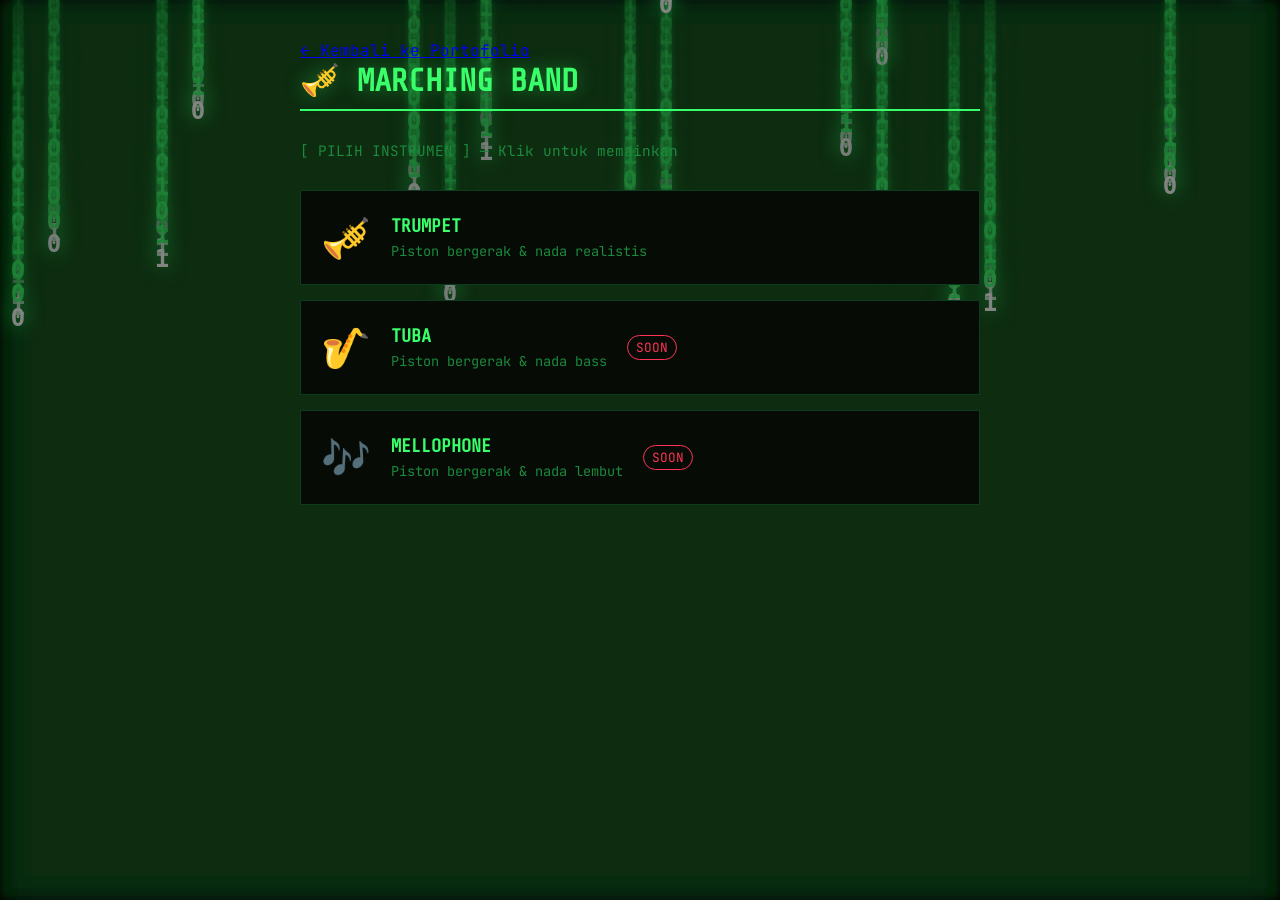
<file: mb.html>
<!DOCTYPE html>
<html lang="id">
<head>
  <meta charset="UTF-8">
  <meta name="viewport" content="width=device-width, initial-scale=1.0">
  <title>Menu Alat Musik - Matrix</title>
  
  <!-- Ambil CSS yang sama persis kayak index.html -->
  <link rel="stylesheet" href="style.css">
  
  <style>
    /* CSS tambahan khusus buat menu musik, tapi tetap pakai warna yang sama */
    .music-menu {
      max-width: 720px;
      margin: 0 auto;
      padding: 40px 20px;
      position: relative;
      z-index: 2;
    }

    .menu-title {
      font-family: var(--font-display);
      color: var(--green);
      font-size: 2rem;
      margin-bottom: 30px;
      border-bottom: 2px solid var(--green);
      padding-bottom: 10px;
      text-shadow: 0 0 20px rgba(57,255,106,0.4);
    }

    .menu-subtitle {
      color: var(--green-dim);
      margin-bottom: 30px;
      font-size: 0.9rem;
    }

    .instrument-card {
      display: flex;
      align-items: center;
      gap: 20px;
      background: var(--bg-panel);
      border: 1px solid var(--green-faint);
      border-radius: var(--radius);
      padding: 20px;
      margin-bottom: 15px;
      text-decoration: none;
      color: var(--white);
      transition: all 0.3s;
    }

    .instrument-card:hover {
      border-color: var(--green);
      box-shadow: 0 0 20px rgba(57,255,106,0.2);
      transform: translateY(-3px);
    }

    .icon-instrument {
      font-size: 2.5rem;
      color: var(--green);
    }

    .instrument-info h3 {
      font-family: var(--font-display);
      color: var(--green);
      margin: 0 0 5px;
    }

    .instrument-info p {
      margin: 0;
      color: var(--green-dim);
      font-size: 0.85rem;
    }

    .status-soon {
      color: var(--red);
      font-size: 0.8rem;
      border: 1px solid var(--red);
      padding: 3px 8px;
      border-radius: 20px;
    }
  </style>
</head>
<body>

  <!-- Hujan Matrix background -->
  <canvas id="matrix-rain"></canvas>

  <div class="music-menu">
    <a href="index.html" class="back-link">← Kembali ke Portofolio</a>

    <h1 class="menu-title">🎺 MARCHING BAND</h1>
    <p class="menu-subtitle">[ PILIH INSTRUMEN ] — Klik untuk memainkan</p>

    <!-- Link ke Trumpet -->
    <a href="MB/trumpet.html" class="instrument-card">
      <span class="icon-instrument">🎺</span>
      <div class="instrument-info">
        <h3>TRUMPET</h3>
        <p>Piston bergerak & nada realistis</p>
      </div>
    </a>

    <!-- Link ke Tuba (belum ada) -->
    <a href="#" class="instrument-card" onclick="alert('Tuba segera hadir!'); return false;">
      <span class="icon-instrument">🎷</span>
      <div class="instrument-info">
        <h3>TUBA</h3>
        <p>Piston bergerak & nada bass</p>
      </div>
      <span class="status-soon">SOON</span>
    </a>

    <!-- Link ke Mellophone (belum ada) -->
    <a href="#" class="instrument-card" onclick="alert('Mellophone segera hadir!'); return false;">
      <span class="icon-instrument">🎶</span>
      <div class="instrument-info">
        <h3>MELLOPHONE</h3>
        <p>Piston bergerak & nada lembut</p>
      </div>
      <span class="status-soon">SOON</span>
    </a>
  </div>

  <!-- Ambil script hujan matrix dari index.html (fungsi yang sama) -->
  <script src="script.js"></script>
  
  <!-- Script kecil khusus untuk memunculkan hujan matrix di halaman ini -->
  <script>
    // Re-run fungsi matrix rain karena script.js akan langsung redirect kalau belum login
    // Tapi kita panggil manual canvas-nya disini
    (function matrixRain() {
      const canvas = document.getElementById('matrix-rain');
      const ctx = canvas.getContext('2d');
      const FONT_SIZE = 24;
      const chars = "01";
      const SPACING = 36;
      let width, height, columns, drops;

      function resize() {
        width = canvas.width = window.innerWidth;
        height = canvas.height = window.innerHeight;
        const newColumns = Math.floor(width / SPACING);
        if (drops && drops.length) {
          if (newColumns > drops.length) {
            for (let i = drops.length; i < newColumns; i++) drops.push(Math.random() * -60);
          } else {
            drops = drops.slice(0, newColumns);
          }
        } else {
          drops = [];
          for (let i = 0; i < newColumns; i++) drops.push(Math.random() * -60);
        }
        columns = newColumns;
      }
      window.addEventListener('resize', resize);
      resize();

      function draw() {
        ctx.fillStyle = "rgba(5, 8, 5, 0.06)";
        ctx.fillRect(0, 0, width, height);
        ctx.font = `bold ${FONT_SIZE}px monospace`;
        ctx.textAlign = 'center';
        for (let i = 0; i < drops.length; i++) {
          const x = i * SPACING + SPACING / 2;
          const y = drops[i] * FONT_SIZE;
          for (let t = 0; t < 12; t++) {
            const ty = y - t * FONT_SIZE;
            if (ty < -FONT_SIZE || ty > height) continue;
            const ch = chars[Math.floor(Math.random() * chars.length)];
            if (t === 0) {
              ctx.fillStyle = "#ffffff";
              ctx.shadowBlur = 20;
              ctx.shadowColor = "#39ff6a";
            } else {
              const alpha = Math.max(0, 1 - t / 12);
              ctx.fillStyle = `rgba(57, 255, 106, ${alpha})`;
              ctx.shadowBlur = 10;
              ctx.shadowColor = "rgba(57, 255, 106, 0.3)";
            }
            ctx.fillText(ch, x, ty);
          }
          if (y > height && Math.random() > 0.975) drops[i] = Math.random() * -40;
          drops[i] += 0.45;
        }
      }
      setInterval(draw, 40);
    })();
  </script>

</body>
</html>
</file>
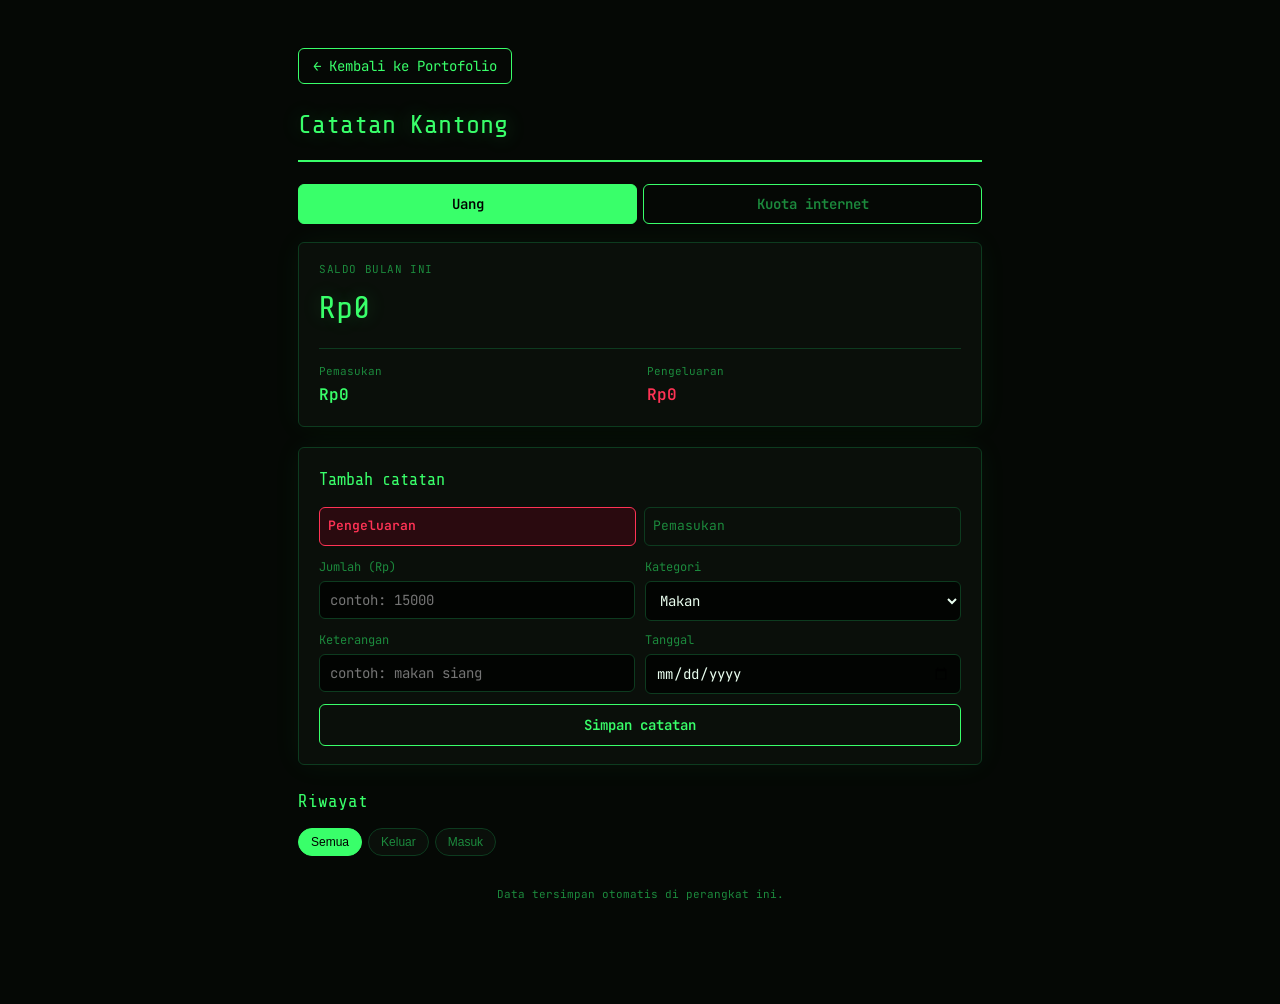
<file: pengeluaran.html>
<!DOCTYPE html>
<html lang="id">
<head>
  <meta charset="UTF-8">
  <meta name="viewport" content="width=device-width, initial-scale=1.0">
  <title>Catatan Pengeluaran</title>
  <link rel="stylesheet" href="a.css">
</head>
<body>

  <canvas id="matrix-rain"></canvas>

  <div class="wrap">
    <a href="index.html" class="back-link">← Kembali ke Portofolio</a>

    <header>
      <h1>Catatan Kantong</h1>
      <div class="tanggal" id="tanggalHariIni"></div>
    </header>

    <div class="tabs">
      <button class="tab-btn active mode-uang" id="tabUang" onclick="gantiTab('uang')">Uang</button>
      <button class="tab-btn mode-kuota" id="tabKuota" onclick="gantiTab('kuota')">Kuota internet</button>
    </div>

    <!-- ===== UANG ===== -->
    <section id="secUang" class="active mode-uang">
      <div class="ringkasan">
        <p class="label">Saldo bulan ini</p>
        <p class="angka" id="saldoBulanIni">Rp0</p>
        <div class="ringkasan-grid">
          <div>
            <p class="mini-label">Pemasukan</p>
            <p class="mini-val" id="totalMasuk" style="color:var(--accent);">Rp0</p>
          </div>
          <div>
            <p class="mini-label">Pengeluaran</p>
            <p class="mini-val" id="totalKeluar" style="color:var(--danger);">Rp0</p>
          </div>
        </div>
      </div>

      <form onsubmit="simpanUang(event)">
        <h2>Tambah catatan</h2>
        <div class="jenis-pilih">
          <div class="jenis-btn pilih-uang aktif" id="btnKeluar" onclick="pilihJenisUang('keluar')">Pengeluaran</div>
          <div class="jenis-btn pilih-uang" id="btnMasuk" onclick="pilihJenisUang('masuk')">Pemasukan</div>
        </div>
        <div class="baris">
          <div>
            <label for="uangJumlah">Jumlah (Rp)</label>
            <input type="number" id="uangJumlah" placeholder="contoh: 15000" required min="0">
          </div>
          <div>
            <label for="uangKategori">Kategori</label>
            <select id="uangKategori">
              <option>Makan</option><option>Transport</option><option>Jajan</option>
              <option>Pulsa/Kuota</option><option>Tagihan</option><option>Belanja</option>
              <option>Gaji/THR</option><option>Lainnya</option>
            </select>
          </div>
        </div>
        <div class="baris">
          <div>
            <label for="uangKet">Keterangan</label>
            <input type="text" id="uangKet" placeholder="contoh: makan siang">
          </div>
          <div>
            <label for="uangTanggal">Tanggal</label>
            <input type="date" id="uangTanggal" required>
          </div>
        </div>
        <button type="submit" class="simpan">Simpan catatan</button>
      </form>

      <div class="riwayat">
        <h2>Riwayat</h2>
        <div class="filter-cepat">
          <button class="aktif" data-f="semua" onclick="filterUang('semua', this)">Semua</button>
          <button data-f="keluar" onclick="filterUang('keluar', this)">Keluar</button>
          <button data-f="masuk" onclick="filterUang('masuk', this)">Masuk</button>
        </div>
        <div id="listUang"></div>
      </div>
    </section>

    <!-- ===== KUOTA ===== -->
    <section id="secKuota" class="mode-kuota">
      <div class="ringkasan">
        <p class="label">Sisa kuota (perkiraan)</p>
        <p class="angka" id="sisaKuota">0 GB</p>
        <div class="ringkasan-grid">
          <div>
            <p class="mini-label">Kuota awal</p>
            <p class="mini-val" id="kuotaAwal" style="color:var(--accent);">0 GB</p>
          </div>
          <div>
            <p class="mini-label">Terpakai</p>
            <p class="mini-val" id="kuotaTerpakai" style="color:var(--ink-soft);">0 GB</p>
          </div>
        </div>
      </div>

      <form onsubmit="simpanKuotaAwal(event)">
        <h2>Atur paket kuota</h2>
        <div class="baris">
          <div>
            <label for="kuotaTotal">Total kuota baru (GB)</label>
            <input type="text" id="kuotaTotal" placeholder="contoh: 25 atau 2,5" required>
          </div>
          <div>
            <label for="kuotaTglBeli">Tanggal beli</label>
            <input type="date" id="kuotaTglBeli" required>
          </div>
        </div>
        <button type="submit" class="simpan">Atur sebagai kuota aktif</button>
      </form>

      <form onsubmit="simpanPakaiKuota(event)">
        <h2>Catat pemakaian</h2>
        <div class="baris">
          <div>
            <label for="pakaiJumlah">Kuota terpakai (GB)</label>
            <input type="text" id="pakaiJumlah" placeholder="contoh: 1.5 atau 1,5" required>
          </div>
          <div>
            <label for="pakaiKet">Untuk apa</label>
            <select id="pakaiKet">
              <option>Streaming</option><option>Media sosial</option>
              <option>Chat/browsing</option><option>Kerja/kuliah</option>
              <option>Download</option><option>Lainnya</option>
            </select>
          </div>
        </div>
        <div class="baris">
          <div>
            <label for="pakaiTanggal">Tanggal</label>
            <input type="date" id="pakaiTanggal" required>
          </div>
        </div>
        <button type="submit" class="simpan">Catat pemakaian</button>
      </form>

      <div class="riwayat">
        <h2>Riwayat kuota</h2>
        <div id="listKuota"></div>
      </div>
    </section>

    <footer>Data tersimpan otomatis di perangkat ini.</footer>
  </div>

  <script src="b.js"></script>
</body>
</html>
</file>
<file: style.css>
/* ================================================
   TOKEN DESAIN — TEMA MATRIX
   ------------------------------------------------
   Warna   : hitam terminal (#050805), hijau fosfor
             (#39ff6a), hijau redup (#0d3b1f), putih
             glitch (#eafff0), merah peringatan (#ff3355)
   Font    : "Share Tech Mono" untuk display/heading,
             "JetBrains Mono" untuk body/data
   Signature: efek "decrypt" — teks muncul dari
             karakter acak lalu terpecahkan jadi kata asli
   ================================================ */

@import url('https://fonts.googleapis.com/css2?family=Share+Tech+Mono&family=JetBrains+Mono:wght@400;500;700&display=swap');

:root {
  --bg: #050805;
  --bg-panel: #060b06;
  --green: #39ff6a;
  --green-dim: #1c8a3d;
  --green-faint: #0d3b1f;
  --white: #eafff0;
  --red: #ff3355;
  --font-display: 'Share Tech Mono', monospace;
  --font-body: 'JetBrains Mono', monospace;
}

* { margin: 0; padding: 0; box-sizing: border-box; }

html { scroll-behavior: smooth; }

body {
  background: var(--bg);
  color: var(--white);
  font-family: var(--font-body);
  overflow-x: hidden;
  min-height: 100vh;
}

::selection { background: var(--green); color: #000; }

/* fokus keyboard tetap terlihat jelas */
a:focus-visible,
button:focus-visible,
input:focus-visible {
  outline: 2px solid var(--green);
  outline-offset: 3px;
}

/* ================================================
   HUJAN MATRIX (canvas latar belakang)
   ================================================ */
#matrix-rain {
  position: fixed;
  inset: 0;
  width: 100%;
  height: 100%;
  z-index: 0;
  opacity: 0.5;
}

/* ================================================
   LAYAR LOGIN
   ================================================ */
#login-screen {
  position: relative;
  z-index: 5;
  min-height: 100vh;
  display: flex;
  align-items: center;
  justify-content: center;
  padding: 24px;
}

.login-box {
  width: 100%;
  max-width: 460px;
  background: rgba(5, 10, 6, 0.92);
  border: 1px solid var(--green-dim);
  box-shadow: 0 0 0 1px rgba(57,255,106,0.08), 0 0 40px rgba(57,255,106,0.12), 0 20px 60px rgba(0,0,0,0.6);
  animation: box-in 0.6s ease-out;
}

@keyframes box-in {
  from { opacity: 0; transform: translateY(16px) scale(0.98); }
  to   { opacity: 1; transform: translateY(0) scale(1); }
}

.login-topbar {
  display: flex;
  align-items: center;
  gap: 8px;
  padding: 10px 14px;
  background: #08120a;
  border-bottom: 1px solid var(--green-faint);
}

.dot { width: 10px; height: 10px; border-radius: 50%; display: inline-block; }
.dot.red { background: #572027; }
.dot.yellow { background: #57501f; }
.dot.green { background: var(--green-dim); }

.login-topbar-title {
  margin-left: 8px;
  font-size: 0.72rem;
  color: var(--green-dim);
  letter-spacing: 0.03em;
}

.login-body { padding: 28px 26px 30px; }

.boot-line {
  font-size: 0.78rem;
  color: var(--green-dim);
  margin-bottom: 6px;
  opacity: 0;
  animation: line-in 0.4s ease forwards;
}
.boot-line:nth-child(1) { animation-delay: 0.1s; }
.boot-line:nth-child(2) { animation-delay: 0.5s; }
.boot-line:nth-child(3) { animation-delay: 0.9s; margin-bottom: 22px; }

@keyframes line-in {
  from { opacity: 0; transform: translateX(-6px); }
  to   { opacity: 1; transform: translateX(0); }
}

.ok { color: var(--green); font-weight: 700; }

.cursor-blink { animation: blink 1s step-end infinite; color: var(--green); }
@keyframes blink { 50% { opacity: 0; } }

#login-form { display: flex; flex-direction: column; opacity: 0; animation: line-in 0.4s ease forwards; animation-delay: 1.3s; }

#login-form label {
  font-size: 0.68rem;
  letter-spacing: 0.12em;
  color: var(--green-dim);
  margin-top: 14px;
  margin-bottom: 6px;
}

#login-form input {
  background: #030603;
  border: 1px solid var(--green-faint);
  border-radius: 3px;
  color: var(--white);
  font-family: var(--font-body);
  font-size: 0.9rem;
  padding: 11px 12px;
  transition: border-color 0.25s ease, box-shadow 0.25s ease, transform 0.15s ease;
}

#login-form input:focus {
  border-color: var(--green);
  box-shadow: 0 0 0 3px rgba(57,255,106,0.14), 0 0 18px rgba(57,255,106,0.15);
  outline: none;
  transform: translateY(-1px);
}

#login-form input::placeholder { color: #2c5a39; }

#login-btn {
  margin-top: 22px;
  background: transparent;
  border: 1px solid var(--green);
  border-radius: 3px;
  color: var(--green);
  font-family: var(--font-display);
  letter-spacing: 0.14em;
  font-size: 0.85rem;
  padding: 12px;
  cursor: pointer;
  position: relative;
  overflow: hidden;
  transition: color 0.25s ease;
}

#login-btn::before {
  content: '';
  position: absolute;
  inset: 0;
  background: var(--green);
  transform: translateX(-101%);
  transition: transform 0.25s ease;
  z-index: -1;
}

#login-btn:hover::before,
#login-btn:focus-visible::before { transform: translateX(0); }
#login-btn:hover, #login-btn:focus-visible { color: #03110a; }

#login-error {
  margin-top: 14px;
  font-size: 0.78rem;
  color: var(--red);
  min-height: 1em;
}

#login-error.shake { animation: shake 0.4s ease; }
@keyframes shake {
  0%, 100% { transform: translateX(0); }
  25% { transform: translateX(-6px); }
  75% { transform: translateX(6px); }
}

/* ================================================
   PORTOFOLIO — LAYOUT UMUM
   ================================================ */
#portfolio { position: relative; z-index: 2; }

#portfolio.reveal { animation: portfolio-in 0.5s ease; }
@keyframes portfolio-in { from { opacity: 0; } to { opacity: 1; } }

#navbar {
  position: sticky;
  top: 0;
  z-index: 10;
  display: flex;
  align-items: center;
  justify-content: space-between;
  flex-wrap: wrap;
  gap: 12px;
  padding: 16px 6vw;
  background: rgba(5, 10, 6, 0.9);
  backdrop-filter: blur(8px);
  border-bottom: 1px solid var(--green-faint);
}

.nav-logo { font-family: var(--font-display); color: var(--green); font-size: 0.9rem; flex-shrink: 0; }

.nav-links {
  display: flex;
  gap: 22px;
  flex-wrap: wrap;
}

.nav-links a {
  color: var(--green-dim);
  text-decoration: none;
  font-size: 0.8rem;
  letter-spacing: 0.04em;
  padding: 6px 2px;
  position: relative;
  white-space: nowrap;
  transition: color 0.25s ease;
}

.nav-links a::after {
  content: '';
  position: absolute;
  left: 0; bottom: -2px;
  width: 0; height: 2px;
  background: var(--green);
  box-shadow: 0 0 8px var(--green);
  transition: width 0.3s ease;
}

.nav-links a:hover,
.nav-links a:focus-visible {
  color: var(--green);
}

.nav-links a:hover::after,
.nav-links a:focus-visible::after {
  width: 100%;
}

.nav-links a.active {
  color: var(--white);
  text-shadow: 0 0 10px rgba(57,255,106,0.6);
}

.nav-links a.active::after {
  width: 100%;
}

/* ================================================
   TOGGLE MODE WEB / TERMINAL
   ================================================ */
.mode-toggle {
  display: flex;
  border: 1px solid var(--green-faint);
  border-radius: 3px;
  overflow: hidden;
  flex-shrink: 0;
}

.mode-toggle button {
  background: transparent;
  border: none;
  color: var(--green-dim);
  font-family: var(--font-display);
  font-size: 0.72rem;
  letter-spacing: 0.06em;
  padding: 7px 12px;
  cursor: pointer;
  transition: background 0.2s ease, color 0.2s ease;
}

.mode-toggle button + button { border-left: 1px solid var(--green-faint); }

.mode-toggle button.mode-active {
  background: var(--green);
  color: #03110a;
}

.mode-toggle button:not(.mode-active):hover {
  color: var(--green);
  background: rgba(57,255,106,0.08);
}

/* ================================================
   HERO
   ================================================ */
#hero {
  min-height: 78vh;
  display: flex;
  flex-direction: column;
  align-items: flex-start;
  justify-content: center;
  padding: 8vh 6vw;
}

.hero-eyebrow {
  color: var(--green-dim);
  font-size: 0.82rem;
  margin-bottom: 18px;
  letter-spacing: 0.05em;
}

.glitch {
  font-family: var(--font-display);
  font-size: clamp(1.7rem, 5.2vw, 3.6rem);
  color: var(--white);
  position: relative;
  line-height: 1.15;
  text-shadow: 0 0 18px rgba(57,255,106,0.25);
}

.glitch::before,
.glitch::after {
  content: attr(data-text);
  position: absolute;
  left: 0; top: 0;
  width: 100%;
  overflow: hidden;
  clip-path: inset(0 0 0 0);
}

.glitch::before {
  color: var(--red);
  animation: glitch-1 4.5s infinite linear;
  z-index: -1;
}
.glitch::after {
  color: #35c1ff;
  animation: glitch-2 4.5s infinite linear;
  z-index: -1;
}

@keyframes glitch-1 {
  0%, 92%, 100% { clip-path: inset(0 0 0 0); transform: translate(0); opacity: 0; }
  93% { clip-path: inset(10% 0 65% 0); transform: translate(-3px, 1px); opacity: 0.8; }
  95% { clip-path: inset(60% 0 5% 0); transform: translate(3px, -1px); opacity: 0.8; }
  97% { clip-path: inset(30% 0 40% 0); transform: translate(-2px, 0); opacity: 0.8; }
}
@keyframes glitch-2 {
  0%, 91%, 100% { clip-path: inset(0 0 0 0); transform: translate(0); opacity: 0; }
  92% { clip-path: inset(70% 0 5% 0); transform: translate(3px, 0); opacity: 0.8; }
  94% { clip-path: inset(15% 0 55% 0); transform: translate(-3px, 1px); opacity: 0.8; }
  96% { clip-path: inset(45% 0 25% 0); transform: translate(2px, -1px); opacity: 0.8; }
}

.hero-sub {
  margin-top: 20px;
  font-size: 1rem;
  color: var(--green);
  min-height: 1.4em;
}

.hero-quicklinks {
  display: flex;
  gap: 14px;
  flex-wrap: wrap;
  margin-top: 34px;
}

.quick-btn {
  border: 1px solid var(--green-faint);
  border-radius: 3px;
  color: var(--white);
  text-decoration: none;
  font-size: 0.82rem;
  padding: 10px 16px;
  transition: border-color 0.25s ease, background 0.25s ease, transform 0.2s ease, box-shadow 0.25s ease;
}

.quick-btn:hover, .quick-btn:focus-visible {
  border-color: var(--green);
  background: rgba(57,255,106,0.08);
  box-shadow: 0 0 16px rgba(57,255,106,0.15);
  transform: translateY(-2px);
}

/* ================================================
   PANEL / SECTION UMUM
   ================================================ */
.panel {
  padding: 9vh 6vw;
  border-top: 1px solid var(--green-faint);
  scroll-margin-top: 64px;
  opacity: 0.35;
  transform: translateY(10px);
  transition: opacity 0.3s ease, transform 0.3s ease;
}

.panel.in-view { opacity: 1; transform: translateY(0); }

/* section yang dituju lewat klik navbar/anchor langsung terlihat penuh,
   tidak menunggu IntersectionObserver, supaya perpindahan antar-section
   tidak terasa "lompat" ke area kosong */
.panel:target,
#hero { scroll-margin-top: 64px; }

.panel-alt { background: linear-gradient(180deg, rgba(13,59,31,0.06), transparent); }

.panel-title {
  font-family: var(--font-display);
  color: var(--green);
  font-size: clamp(1.1rem, 2.6vw, 1.6rem);
  letter-spacing: 0.05em;
  margin-bottom: 32px;
  border-bottom: 1px dashed var(--green-faint);
  padding-bottom: 14px;
}

/* ================================================
   LIST DATA (biodata, columbina, kontak)
   ================================================ */
.data-list { list-style: none; max-width: 640px; }

.data-list li {
  display: flex;
  flex-wrap: wrap;
  gap: 6px 12px;
  padding: 12px 0;
  border-bottom: 1px solid rgba(13,59,31,0.6);
  font-size: 0.92rem;
}

.data-list .key { color: var(--green-dim); min-width: 190px; }
.data-list .sep { color: var(--green-faint); }
.data-list .val { color: var(--white); flex: 1; min-width: 200px; }

.contact-list .val a {
  color: var(--green);
  text-decoration: none;
  border-bottom: 1px solid var(--green-faint);
  transition: color 0.2s ease, border-color 0.2s ease;
}
.contact-list .val a:hover,
.contact-list .val a:focus-visible {
  color: var(--white);
  border-color: var(--green);
}

/* ================================================
   FOTO (columbina + sertifikat) — dengan border
   ================================================ */
.columbina-wrap {
  display: flex;
  gap: 40px;
  flex-wrap: wrap;
  align-items: flex-start;
}

.photo-frame {
  position: relative;
  width: 260px;
  border: 2px solid var(--green);
  padding: 6px;
  background: #030603;
  box-shadow: 0 0 0 1px rgba(57,255,106,0.15), 0 0 26px rgba(57,255,106,0.15);
  flex-shrink: 0;
  overflow: hidden;
}

.photo-frame img {
  display: block;
  width: 100%;
  height: auto;
  filter: saturate(1.05) contrast(1.03);
}

.photo-scanline {
  position: absolute;
  left: 0; right: 0;
  height: 40%;
  background: linear-gradient(180deg, transparent, rgba(57,255,106,0.22), transparent);
  animation: scan 3.2s linear infinite;
  pointer-events: none;
}

@keyframes scan {
  0% { top: -40%; }
  100% { top: 100%; }
}

.cert-frame {
  width: min(100%, 640px);
  margin-top: 8px;
}

.cert-caption {
  color: var(--green-dim);
  font-size: 0.86rem;
  max-width: 640px;
  margin-bottom: 22px;
  line-height: 1.6;
}

/* ================================================
   TERMINAL BLOCK (cita-cita)
   ================================================ */
.terminal-block {
  background: #030603;
  border: 1px solid var(--green-faint);
  padding: 22px 24px;
  max-width: 680px;
  font-size: 0.9rem;
  line-height: 1.9;
}

.terminal-block .prompt { color: var(--green); margin-right: 6px; }
.terminal-block .output-line { color: var(--white); padding-left: 4px; }

/* ================================================
   FOOTER
   ================================================ */
#footer {
  padding: 5vh 6vw 7vh;
  text-align: center;
  color: var(--green-faint);
  font-size: 0.8rem;
  border-top: 1px solid var(--green-faint);
}

/* ================================================
   MODE TERMINAL — layar command-line penuh
   ================================================ */
#terminal-mode {
  position: relative;
  z-index: 2;
  min-height: 100vh;
  display: flex;
  align-items: center;
  justify-content: center;
  padding: 4vh 5vw;
  font-size: 0.92rem;
}

#terminal-mode[hidden] { display: none; }

/* Kotak solid supaya teks tidak "tenggelam" ditimpa hujan matrix
   yang bergerak di canvas belakang layar. */
.terminal-box {
  width: 100%;
  max-width: 900px;
  max-height: 82vh;
  display: flex;
  flex-direction: column;
  background: rgba(2, 4, 2, 0.94);
  border: 1px solid var(--green);
  border-radius: 4px;
  box-shadow: 0 0 0 1px rgba(57,255,106,0.1), 0 0 40px rgba(57,255,106,0.12), 0 20px 60px rgba(0,0,0,0.6);
  padding: 20px 22px;
}

#terminal-output {
  flex: 1;
  margin: 10px 0 14px;
  line-height: 1.8;
  overflow-y: auto;
}

#terminal-output .term-line { white-space: pre-wrap; word-break: break-word; }
#terminal-output .term-prompt-echo { color: var(--white); }
#terminal-output .term-prompt-echo::before { content: "guest@portofolio:~$ "; color: var(--green); }
#terminal-output .term-result { color: var(--green); }
#terminal-output .term-error { color: var(--red); }
#terminal-output .term-hint { color: var(--green-faint); }

#terminal-inputline {
  display: flex;
  align-items: center;
  gap: 8px;
  border-top: 1px solid var(--green-faint);
  padding-top: 12px;
}

#terminal-inputline .term-static-prompt { color: var(--green); flex-shrink: 0; }

#terminal-input {
  flex: 1;
  background: transparent;
  border: none;
  color: var(--white);
  font-family: var(--font-body);
  font-size: 0.92rem;
  caret-color: var(--green);
}

#terminal-input:focus { outline: none; }

/* ================================================
   CHATBOX "NEO" — AI terminal chat (statis, prompt kosong)
   ================================================ */
.neo-chatbox {
  max-width: 680px;
  border: 1px solid var(--green-faint);
  border-radius: 3px;
  background: #030603;
  box-shadow: 0 0 24px rgba(57,255,106,0.08);
}

.neo-chatbox-header {
  display: flex;
  align-items: center;
  gap: 8px;
  padding: 10px 14px;
  border-bottom: 1px solid var(--green-faint);
  color: var(--green-dim);
  font-size: 0.75rem;
  letter-spacing: 0.05em;
}

.neo-chatbox-header .neo-dot {
  width: 7px; height: 7px; border-radius: 50%;
  background: var(--green);
  box-shadow: 0 0 6px var(--green);
  animation: neo-pulse 1.6s ease-in-out infinite;
}

@keyframes neo-pulse {
  0%, 100% { opacity: 1; }
  50% { opacity: 0.35; }
}

.neo-chatbox-log {
  padding: 16px 14px;
  min-height: 120px;
  max-height: 320px;
  overflow-y: auto;
  font-size: 0.86rem;
  line-height: 1.7;
}

.neo-msg { margin-bottom: 12px; }
.neo-msg .neo-role { color: var(--green-dim); font-size: 0.72rem; letter-spacing: 0.05em; display: block; margin-bottom: 2px; }
.neo-msg.neo-user .neo-role { color: #35c1ff; }
.neo-msg .neo-text { color: var(--white); }

.neo-chatbox-inputrow {
  display: flex;
  border-top: 1px solid var(--green-faint);
}

.neo-chatbox-inputrow input {
  flex: 1;
  background: transparent;
  border: none;
  color: var(--white);
  font-family: var(--font-body);
  font-size: 0.86rem;
  padding: 12px 14px;
}

.neo-chatbox-inputrow input:focus { outline: none; }
.neo-chatbox-inputrow input::placeholder { color: #2c5a39; }

.neo-chatbox-inputrow button {
  background: transparent;
  border: none;
  border-left: 1px solid var(--green-faint);
  color: var(--green);
  font-family: var(--font-display);
  font-size: 0.78rem;
  padding: 0 18px;
  cursor: pointer;
  transition: background 0.2s ease;
}

.neo-chatbox-inputrow button:hover,
.neo-chatbox-inputrow button:focus-visible {
  background: rgba(57,255,106,0.1);
}
@media (max-width: 640px) {
  .data-list .key { min-width: 140px; font-size: 0.85rem; }
  .columbina-wrap { flex-direction: column; }
  .photo-frame { width: 100%; max-width: 300px; }
  #navbar { padding: 12px 5vw; }
  .nav-links { gap: 14px; }
  .neo-chatbox { max-width: 100%; }
  #terminal-mode { font-size: 0.82rem; padding: 3vh 4vw; }
  .terminal-box { padding: 16px 14px; max-height: 88vh; }
}

/* ================================================
   MENGHORMATI PREFERENSI "REDUCE MOTION"
   ================================================ */
@media (prefers-reduced-motion: reduce) {
  *, *::before, *::after {
    animation-duration: 0.001ms !important;
    animation-iteration-count: 1 !important;
    transition-duration: 0.001ms !important;
  }
}
/* ================================================
   KOTAK HITAM UNTUK SETIAP PANEL / DIV
   ================================================ */
.panel {
  background: #0a0f0a; /* hitam pekat solid */
  border: 1px solid var(--green-faint);
  border-radius: 4px;
  padding: 9vh 6vw;
  margin: 2vh 0;
  box-shadow: 0 0 20px rgba(0,0,0,0.6);
}

/* biar bagian sertifikat juga dapet kotak hitam */
.cert-frame {
  background: #0a0f0a;
  padding: 12px;
  border-radius: 4px;
}

/* biar photo-frame columbina juga lebih gelap */
.photo-frame {
  background: #0a0f0a;
}
/* ===== TOMBOL SERTIFIKAT GW ===== */
.nav-links a[data-decrypt="sertifikat"] {
  color: var(--green);
  border: 1px solid var(--green);
  border-radius: 3px;
  padding: 4px 10px;
  transition: 0.3s;
}
.nav-links a[data-decrypt="sertifikat"]:hover {
  background: var(--green);
  color: #000;
}
.menu-grid {
  display: grid;
  grid-template-columns: repeat(auto-fit, minmax(250px, 1fr));
  gap: 25px;
  margin-top: 30px;
}

.menu-box {
  background: var(--bg-panel);
  border: 1px solid var(--green-faint);
  border-radius: 12px;
  padding: 30px;
  text-decoration: none;
  color: var(--white);
  display: flex;
  flex-direction: column;
  align-items: center;
  text-align: center;
  transition: all 0.3s ease;
}

.menu-box:hover {
  border-color: var(--green);
  transform: translateY(-5px);
  box-shadow: 0 10px 40px rgba(57,255,106,0.2);
}

.menu-box.disabled {
  opacity: 0.5;
  cursor: not-allowed;
}

.menu-icon {
  font-size: 3rem;
  margin-bottom: 15px;
}

.menu-box h3 {
  font-family: var(--font-display);
  color: var(--green);
  margin-bottom: 10px;
}

.menu-box p {
  color: var(--green-dim);
  font-size: 0.85rem;
}
</file>
<file: a.css>
/* ================================================
   TEMA MATRIX — Catatan Kantong
   ================================================ */
@import url('https://fonts.googleapis.com/css2?family=Share+Tech+Mono&family=JetBrains+Mono:wght@400;500;600&display=swap');

:root {
  --bg: #050805;
  --paper: #0a0f0a;
  --ink: #eafff0;
  --ink-soft: #1c8a3d;
  --line: #0d3b1f;
  --accent: #39ff6a;
  --accent-dark: #1c8a3d;
  --accent-soft: #0d3b1f;
  --data: #39ff6a;
  --data-soft: #0d3b1f;
  --danger: #ff3355;
  --danger-soft: #2a0a0f;
  --radius: 6px;
  --serif: 'Share Tech Mono', monospace;
  --sans: 'JetBrains Mono', monospace;
}

* { box-sizing: border-box; margin: 0; padding: 0; }

body {
  margin: 0;
  background: var(--bg);
  color: var(--ink);
  font-family: var(--sans);
  line-height: 1.6;
  min-height: 100vh;
  padding: 20px;
}

/* ===== CANVAS HUJAN MATRIX ===== */
#matrix-rain {
  position: fixed;
  inset: 0;
  width: 100%;
  height: 100%;
  z-index: 0;
  opacity: 0.3;
  pointer-events: none;
}

.wrap {
  position: relative;
  z-index: 2;
  max-width: 720px;
  margin: 0 auto;
  padding: 28px 18px 80px;
}

/* ===== BACK LINK ===== */
.back-link {
  display: inline-block;
  margin-bottom: 20px;
  color: var(--accent);
  text-decoration: none;
  font-size: 14px;
  border: 1px solid var(--accent);
  padding: 6px 14px;
  border-radius: var(--radius);
  transition: 0.3s;
}
.back-link:hover {
  background: var(--accent);
  color: #000;
}

/* ===== HEADER ===== */
header {
  display: flex;
  justify-content: space-between;
  align-items: flex-end;
  border-bottom: 2px solid var(--accent);
  padding-bottom: 14px;
  margin-bottom: 22px;
}
header h1 {
  font-family: var(--serif);
  font-weight: 400;
  font-size: 26px;
  margin: 0;
  color: var(--accent);
  text-shadow: 0 0 20px rgba(57,255,106,0.3);
}
header .tanggal {
  font-size: 12px;
  color: var(--ink-soft);
  text-align: right;
}

/* ===== TAB ===== */
.tabs {
  display: flex;
  gap: 6px;
  margin-bottom: 18px;
}
.tab-btn {
  flex: 1;
  padding: 10px 12px;
  border: 1px solid var(--accent);
  background: transparent;
  border-radius: var(--radius);
  font-family: var(--sans);
  font-size: 14px;
  font-weight: 600;
  color: var(--ink-soft);
  cursor: pointer;
  transition: 0.3s;
}
.tab-btn.active.mode-uang {
  background: var(--accent);
  color: #000;
}
.tab-btn.active.mode-kuota {
  background: var(--accent);
  color: #000;
}
.tab-btn:not(.active):hover {
  background: rgba(57,255,106,0.1);
}

section { display: none; }
section.active { display: block; }

/* ===== RINGKASAN ===== */
.ringkasan {
  background: var(--paper);
  border: 1px solid var(--line);
  border-radius: var(--radius);
  padding: 18px 20px;
  margin-bottom: 20px;
  box-shadow: 0 0 30px rgba(57,255,106,0.05);
}
.ringkasan .label {
  font-size: 11px;
  text-transform: uppercase;
  letter-spacing: 0.6px;
  color: var(--ink-soft);
  margin: 0 0 4px;
}
.ringkasan .angka {
  font-family: var(--serif);
  font-size: 32px;
  margin: 0;
  color: var(--accent);
  text-shadow: 0 0 20px rgba(57,255,106,0.2);
}
.ringkasan-grid {
  display: grid;
  grid-template-columns: 1fr 1fr;
  gap: 14px;
  margin-top: 14px;
  padding-top: 14px;
  border-top: 1px solid var(--line);
}
.ringkasan-grid .mini-label { font-size: 11px; color: var(--ink-soft); margin: 0 0 2px; }
.ringkasan-grid .mini-val { font-size: 16px; font-weight: 600; margin: 0; color: var(--accent); }

/* ===== FORM ===== */
form {
  background: var(--paper);
  border: 1px solid var(--line);
  border-radius: var(--radius);
  padding: 18px 20px;
  margin-bottom: 22px;
  box-shadow: 0 0 30px rgba(57,255,106,0.05);
}
form h2 {
  font-family: var(--serif);
  font-weight: 400;
  font-size: 17px;
  margin: 0 0 14px;
  color: var(--accent);
}
.baris {
  display: flex;
  gap: 10px;
  margin-bottom: 10px;
}
.baris > div { flex: 1; }
label {
  display: block;
  font-size: 12px;
  color: var(--ink-soft);
  margin-bottom: 4px;
}
input, select {
  width: 100%;
  padding: 9px 10px;
  border: 1px solid var(--line);
  border-radius: var(--radius);
  font-size: 14px;
  font-family: var(--sans);
  background: #020402;
  color: var(--ink);
}
input:focus, select:focus {
  outline: none;
  border-color: var(--accent);
  box-shadow: 0 0 15px rgba(57,255,106,0.1);
}

.jenis-pilih {
  display: flex;
  gap: 8px;
  margin-bottom: 12px;
}
.jenis-btn {
  flex: 1;
  padding: 8px;
  border: 1px solid var(--line);
  border-radius: var(--radius);
  background: transparent;
  font-size: 13px;
  cursor: pointer;
  color: var(--ink-soft);
  transition: 0.3s;
}
.jenis-btn.pilih-uang.aktif {
  background: var(--danger-soft);
  border-color: var(--danger);
  color: var(--danger);
  font-weight: 600;
}
.jenis-btn.pilih-kuota.aktif {
  background: var(--data-soft);
  border-color: var(--accent);
  color: var(--accent);
  font-weight: 600;
}

button.simpan {
  width: 100%;
  padding: 11px;
  border: 1px solid var(--accent);
  border-radius: var(--radius);
  background: transparent;
  color: var(--accent);
  font-size: 14px;
  font-weight: 600;
  cursor: pointer;
  transition: 0.3s;
  font-family: var(--sans);
}
button.simpan:hover {
  background: var(--accent);
  color: #000;
}

/* ===== RIWAYAT ===== */
.riwayat h2 {
  font-family: var(--serif);
  font-weight: 400;
  font-size: 18px;
  margin: 0 0 12px;
  color: var(--accent);
}
.item {
  display: flex;
  align-items: center;
  gap: 12px;
  background: var(--paper);
  border: 1px solid var(--line);
  border-radius: var(--radius);
  padding: 12px 14px;
  margin-bottom: 8px;
}
.item .ikon {
  width: 34px; height: 34px;
  border-radius: 50%;
  display: flex; align-items: center; justify-content: center;
  font-size: 15px;
  flex-shrink: 0;
}
.item.uang-keluar .ikon { background: var(--danger-soft); color: var(--danger); }
.item.uang-masuk .ikon { background: var(--accent-soft); color: var(--accent-dark); }
.item.kuota .ikon { background: var(--data-soft); color: var(--accent); }
.item .info { flex: 1; min-width: 0; }
.item .ket {
  font-size: 14px;
  font-weight: 600;
  margin: 0 0 2px;
  white-space: nowrap;
  overflow: hidden;
  text-overflow: ellipsis;
}
.item .sub {
  font-size: 12px;
  color: var(--ink-soft);
  margin: 0;
}
.item .nilai {
  font-size: 14px;
  font-weight: 700;
  white-space: nowrap;
}
.item.uang-keluar .nilai { color: var(--danger); }
.item.uang-masuk .nilai { color: var(--accent-dark); }
.item.kuota .nilai { color: var(--accent); }
.item .hapus {
  background: none;
  border: none;
  color: var(--ink-soft);
  font-size: 16px;
  cursor: pointer;
  padding: 4px;
  line-height: 1;
  transition: 0.3s;
}
.item .hapus:hover {
  color: var(--danger);
}

.kosong {
  text-align: center;
  color: var(--ink-soft);
  font-size: 13px;
  padding: 30px 10px;
  font-family: var(--serif);
  font-style: italic;
}
.filter-cepat {
  display: flex;
  gap: 6px;
  margin-bottom: 12px;
}
.filter-cepat button {
  padding: 6px 12px;
  border: 1px solid var(--line);
  background: var(--paper);
  border-radius: 20px;
  font-size: 12px;
  cursor: pointer;
  color: var(--ink-soft);
  transition: 0.3s;
}
.filter-cepat button.aktif {
  background: var(--accent);
  color: #000;
  border-color: var(--accent);
}
.filter-cepat button:not(.aktif):hover {
  background: rgba(57,255,106,0.1);
}

footer {
  text-align: center;
  font-size: 11px;
  color: var(--ink-soft);
  margin-top: 30px;
}

/* ===== RESPONSIVE ===== */
@media (max-width: 600px) {
  .baris { flex-direction: column; }
  .ringkasan-grid { grid-template-columns: 1fr; }
  .jenis-pilih { flex-direction: column; }
}
</file>
<file: b.css>
@import url('https://fonts.googleapis.com/css2?family=Share+Tech+Mono&display=swap');

* { margin: 0; padding: 0; box-sizing: border-box; }

body {
  background: #050805;
  font-family: 'Share Tech Mono', monospace;
  color: #eafff0;
  display: flex;
  justify-content: center;
  align-items: center;
  height: 100vh;
}

.game-container {
  background: #0a0f0a;
  border: 2px solid #39ff6a;
  border-radius: 10px;
  padding: 30px;
  max-width: 600px;
  width: 90%;
  text-align: center;
  box-shadow: 0 0 40px rgba(57,255,106,0.3);
  outline: none;
  cursor: text;
}

.game-container:focus {
  border-color: #39ff6a;
  box-shadow: 0 0 60px rgba(57,255,106,0.5);
}

h2 {
  color: #39ff6a;
  font-size: 2rem;
  margin-bottom: 10px;
  text-shadow: 0 0 10px rgba(57,255,106,0.5);
}

.subtitle {
  color: #1c8a3d;
  margin-bottom: 20px;
}

#hackScreen {
  background: #020402;
  border: 1px solid #0d3b1f;
  border-radius: 8px;
  padding: 20px;
  height: 200px;
  overflow-y: auto;
  text-align: left;
  margin-bottom: 20px;
  font-size: 0.9rem;
  white-space: pre-wrap;
  word-wrap: break-word;
}

#hackScreen::-webkit-scrollbar {
  width: 5px;
}

#hackScreen::-webkit-scrollbar-track {
  background: #0a0f0a;
}

#hackScreen::-webkit-scrollbar-thumb {
  background: #39ff6a;
  border-radius: 5px;
}

#cursor {
  color: #39ff6a;
  animation: blink 0.8s infinite;
}

@keyframes blink {
  50% { opacity: 0; }
}

.stats {
  display: flex;
  justify-content: space-around;
  margin-bottom: 20px;
  color: #1c8a3d;
  font-size: 0.9rem;
}

.game-overlay {
  display: none;
  position: fixed;
  inset: 0;
  background: rgba(0,0,0,0.9);
  flex-direction: column;
  justify-content: center;
  align-items: center;
  z-index: 20;
}

.game-overlay h2 {
  color: #39ff6a;
  font-size: 2.5rem;
  margin-bottom: 20px;
}

.game-overlay p {
  color: #eafff0;
  margin-bottom: 20px;
  font-size: 1.2rem;
}

.game-overlay button,
.game-overlay a {
  background: #39ff6a;
  color: #000;
  border: none;
  padding: 15px 30px;
  font-family: 'Share Tech Mono', monospace;
  font-size: 1rem;
  cursor: pointer;
  margin: 10px;
  border-radius: 5px;
  text-decoration: none;
  display: inline-block;
  transition: all 0.3s;
}

.game-overlay button:hover,
.game-overlay a:hover {
  background: #2ecc71;
  transform: scale(1.05);
}
</file>
<file: c.css>
@import url('https://fonts.googleapis.com/css2?family=Share+Tech+Mono&display=swap');

* { margin: 0; padding: 0; box-sizing: border-box; }

body {
  background: #050805;
  font-family: 'Share Tech Mono', monospace;
  color: #eafff0;
  display: flex;
  justify-content: center;
  align-items: center;
  height: 100vh;
}

.game-container {
  background: #0a0f0a;
  border: 2px solid #39ff6a;
  border-radius: 10px;
  padding: 30px;
  max-width: 500px;
  width: 90%;
  text-align: center;
  box-shadow: 0 0 40px rgba(57,255,106,0.3);
}

h2 {
  color: #39ff6a;
  font-size: 2rem;
  margin-bottom: 10px;
  text-shadow: 0 0 10px rgba(57,255,106,0.5);
}

.subtitle {
  color: #1c8a3d;
  margin-bottom: 20px;
}

.game-info {
  display: flex;
  justify-content: space-around;
  margin-bottom: 20px;
  color: #39ff6a;
  font-size: 1.1rem;
}

.grid {
  display: grid;
  grid-template-columns: repeat(3, 1fr);
  gap: 10px;
  max-width: 300px;
  margin: 0 auto;
}

.grid-cell {
  aspect-ratio: 1;
  background: #020402;
  border: 2px solid #0d3b1f;
  border-radius: 10px;
  cursor: pointer;
  transition: all 0.3s;
}

.grid-cell.active {
  background: #39ff6a;
  border-color: #39ff6a;
  box-shadow: 0 0 20px rgba(57,255,106,0.5);
}

.grid-cell:hover {
  border-color: #1c8a3d;
}

.game-overlay {
  display: none;
  position: fixed;
  inset: 0;
  background: rgba(0,0,0,0.9);
  flex-direction: column;
  justify-content: center;
  align-items: center;
  z-index: 20;
}

.game-overlay h2 {
  color: #ff3355;
  font-size: 2.5rem;
  margin-bottom: 20px;
}

.game-overlay p {
  color: #eafff0;
  margin-bottom: 20px;
  font-size: 1.2rem;
}

.game-overlay button,
.game-overlay a {
  background: #39ff6a;
  color: #000;
  border: none;
  padding: 15px 30px;
  font-family: 'Share Tech Mono', monospace;
  font-size: 1rem;
  cursor: pointer;
  margin: 10px;
  border-radius: 5px;
  text-decoration: none;
  display: inline-block;
  transition: all 0.3s;
}

.game-overlay button:hover,
.game-overlay a:hover {
  background: #2ecc71;
  transform: scale(1.05);
}
</file>
<file: d.css>
@import url('https://fonts.googleapis.com/css2?family=Share+Tech+Mono&display=swap');

* { margin: 0; padding: 0; box-sizing: border-box; }

body {
  background: #050805;
  font-family: 'Share Tech Mono', monospace;
  color: #eafff0;
  display: flex;
  justify-content: center;
  align-items: center;
  height: 100vh;
}

.game-container {
  background: #0a0f0a;
  border: 2px solid #39ff6a;
  border-radius: 10px;
  padding: 30px;
  max-width: 500px;
  width: 90%;
  text-align: center;
  box-shadow: 0 0 40px rgba(57,255,106,0.3);
}

h2 {
  color: #39ff6a;
  font-size: 2rem;
  margin-bottom: 10px;
  text-shadow: 0 0 10px rgba(57,255,106,0.5);
}

.subtitle {
  color: #1c8a3d;
  margin-bottom: 20px;
}

.quiz-info {
  display: flex;
  justify-content: space-around;
  margin-bottom: 20px;
  color: #39ff6a;
  font-size: 1.1rem;
}

.question {
  font-size: 3rem;
  color: #ffffff;
  margin: 20px 0;
  letter-spacing: 10px;
  text-shadow: 0 0 10px rgba(57,255,106,0.5);
}

.options {
  display: flex;
  flex-direction: column;
  gap: 10px;
}

.option-btn {
  background: #020402;
  border: 2px solid #0d3b1f;
  border-radius: 8px;
  padding: 15px;
  color: #eafff0;
  font-family: 'Share Tech Mono', monospace;
  font-size: 1.2rem;
  cursor: pointer;
  transition: all 0.3s;
}

.option-btn:hover {
  border-color: #39ff6a;
  background: rgba(57,255,106,0.1);
}

.option-btn.correct {
  background: #39ff6a;
  color: #000;
  border-color: #39ff6a;
}

.option-btn.wrong {
  background: #ff3355;
  color: #000;
  border-color: #ff3355;
}

.game-overlay {
  display: none;
  position: fixed;
  inset: 0;
  background: rgba(0,0,0,0.9);
  flex-direction: column;
  justify-content: center;
  align-items: center;
  z-index: 20;
}

.game-overlay h2 {
  color: #39ff6a;
  font-size: 2.5rem;
  margin-bottom: 20px;
}

.game-overlay p {
  color: #eafff0;
  margin-bottom: 20px;
  font-size: 1.2rem;
}

.game-overlay button,
.game-overlay a {
  background: #39ff6a;
  color: #000;
  border: none;
  padding: 15px 30px;
  font-family: 'Share Tech Mono', monospace;
  font-size: 1rem;
  cursor: pointer;
  margin: 10px;
  border-radius: 5px;
  text-decoration: none;
  display: inline-block;
  transition: all 0.3s;
}

.game-overlay button:hover,
.game-overlay a:hover {
  background: #2ecc71;
  transform: scale(1.05);
}
</file>
<file: e.css>
@import url('https://fonts.googleapis.com/css2?family=Share+Tech+Mono&display=swap');

* { margin: 0; padding: 0; box-sizing: border-box; }

body {
  background: #050805;
  font-family: 'Share Tech Mono', monospace;
  display: flex;
  justify-content: center;
  align-items: center;
  height: 100vh;
  flex-direction: column;
}

#gameCanvas {
  border: 2px solid #39ff6a;
  border-radius: 8px;
  box-shadow: 0 0 30px rgba(57,255,106,0.3);
}

.game-hud {
  display: flex;
  gap: 30px;
  margin-bottom: 10px;
  color: #39ff6a;
  font-size: 1.2rem;
  background: rgba(0,0,0,0.8);
  padding: 10px 20px;
  border-radius: 8px;
}

.game-overlay {
  display: none;
  position: fixed;
  inset: 0;
  background: rgba(0,0,0,0.9);
  flex-direction: column;
  justify-content: center;
  align-items: center;
  z-index: 20;
}

.game-overlay h2 {
  color: #ff3355;
  font-size: 3rem;
  margin-bottom: 20px;
  text-shadow: 0 0 20px rgba(255,51,85,0.5);
}

.game-overlay p {
  color: #eafff0;
  font-size: 1.2rem;
  margin-bottom: 20px;
}

.game-overlay button,
.game-overlay a {
  background: #39ff6a;
  color: #000;
  border: none;
  padding: 15px 30px;
  font-family: 'Share Tech Mono', monospace;
  font-size: 1rem;
  cursor: pointer;
  margin: 10px;
  border-radius: 5px;
  text-decoration: none;
  display: inline-block;
  transition: all 0.3s;
}

.game-overlay button:hover,
.game-overlay a:hover {
  background: #2ecc71;
  transform: scale(1.05);
}
</file>
<file: f.css>
@import url('https://fonts.googleapis.com/css2?family=Share+Tech+Mono&display=swap');

* { margin: 0; padding: 0; box-sizing: border-box; }

body {
  background: #050805;
  font-family: 'Share Tech Mono', monospace;
  color: #eafff0;
  display: flex;
  justify-content: center;
  align-items: center;
  height: 100vh;
}

.game-container {
  background: #0a0f0a;
  border: 2px solid #39ff6a;
  border-radius: 10px;
  padding: 30px;
  max-width: 700px;
  width: 90%;
  text-align: center;
  box-shadow: 0 0 40px rgba(57,255,106,0.3);
}

h2 {
  color: #39ff6a;
  font-size: 2rem;
  margin-bottom: 10px;
  text-shadow: 0 0 10px rgba(57,255,106,0.5);
}

.subtitle {
  color: #1c8a3d;
  margin-bottom: 20px;
}

.typing-info {
  display: flex;
  justify-content: space-around;
  margin-bottom: 20px;
  color: #39ff6a;
  font-size: 0.9rem;
}

.target-text {
  background: #020402;
  border: 1px solid #0d3b1f;
  border-radius: 8px;
  padding: 20px;
  margin-bottom: 20px;
  font-size: 1.2rem;
  line-height: 1.8;
  text-align: left;
  white-space: pre-wrap;
  word-wrap: break-word;
}

.target-text .correct {
  color: #39ff6a;
}

.target-text .wrong {
  color: #ff3355;
  background: rgba(255,51,85,0.2);
}

#typingInput {
  width: 100%;
  background: #020402;
  border: 1px solid #39ff6a;
  border-radius: 8px;
  padding: 15px;
  color: #eafff0;
  font-family: 'Share Tech Mono', monospace;
  font-size: 1.1rem;
  outline: none;
  transition: all 0.3s;
}

#typingInput:focus {
  box-shadow: 0 0 20px rgba(57,255,106,0.3);
}

.game-overlay {
  display: none;
  position: fixed;
  inset: 0;
  background: rgba(0,0,0,0.9);
  flex-direction: column;
  justify-content: center;
  align-items: center;
  z-index: 20;
}

.game-overlay h2 {
  color: #39ff6a;
  font-size: 2.5rem;
  margin-bottom: 20px;
}

.game-overlay p {
  color: #eafff0;
  margin-bottom: 20px;
  font-size: 1.2rem;
}

.game-overlay button,
.game-overlay a {
  background: #39ff6a;
  color: #000;
  border: none;
  padding: 15px 30px;
  font-family: 'Share Tech Mono', monospace;
  font-size: 1rem;
  cursor: pointer;
  margin: 10px;
  border-radius: 5px;
  text-decoration: none;
  display: inline-block;
  transition: all 0.3s;
}

.game-overlay button:hover,
.game-overlay a:hover {
  background: #2ecc71;
  transform: scale(1.05);
}
</file>
<file: g.css>
@import url('https://fonts.googleapis.com/css2?family=Share+Tech+Mono&display=swap');

* { margin: 0; padding: 0; box-sizing: border-box; }

body {
  background: #050805;
  font-family: 'Share Tech Mono', monospace;
  color: #eafff0;
  display: flex;
  justify-content: center;
  align-items: center;
  height: 100vh;
}

.game-container {
  background: #0a0f0a;
  border: 2px solid #39ff6a;
  border-radius: 10px;
  padding: 30px;
  max-width: 600px;
  width: 90%;
  text-align: center;
  box-shadow: 0 0 40px rgba(57,255,106,0.3);
}

h2 {
  color: #39ff6a;
  font-size: 2rem;
  margin-bottom: 10px;
  text-shadow: 0 0 10px rgba(57,255,106,0.5);
}

.subtitle {
  color: #1c8a3d;
  margin-bottom: 20px;
}

.game-info {
  display: flex;
  justify-content: space-around;
  margin-bottom: 20px;
  color: #39ff6a;
  font-size: 1.1rem;
}

.cipher-display {
  background: #020402;
  border: 2px solid #0d3b1f;
  border-radius: 8px;
  padding: 20px;
  margin-bottom: 20px;
}

.cipher-label {
  color: #1c8a3d;
  font-size: 0.8rem;
  margin-bottom: 10px;
}

.cipher-text {
  font-size: 1.5rem;
  letter-spacing: 5px;
  color: #ffffff;
  text-shadow: 0 0 10px rgba(57,255,106,0.5);
  word-break: break-all;
}

.answer-section {
  display: flex;
  gap: 10px;
  align-items: center;
}

.answer-section label {
  color: #1c8a3d;
  font-size: 0.9rem;
}

#answerInput {
  flex: 1;
  background: #020402;
  border: 1px solid #0d3b1f;
  border-radius: 8px;
  padding: 10px;
  color: #eafff0;
  font-family: 'Share Tech Mono', monospace;
  font-size: 1rem;
  outline: none;
  transition: all 0.3s;
}

#answerInput:focus {
  border-color: #39ff6a;
  box-shadow: 0 0 10px rgba(57,255,106,0.3);
}

.answer-section button {
  background: #39ff6a;
  border: none;
  color: #000;
  padding: 10px 20px;
  font-family: 'Share Tech Mono', monospace;
  font-size: 1rem;
  cursor: pointer;
  border-radius: 8px;
  transition: all 0.3s;
}

.answer-section button:hover {
  background: #2ecc71;
  transform: scale(1.05);
}

.game-overlay {
  display: none;
  position: fixed;
  inset: 0;
  background: rgba(0,0,0,0.9);
  flex-direction: column;
  justify-content: center;
  align-items: center;
  z-index: 20;
}

.game-overlay h2 {
  color: #39ff6a;
  font-size: 2.5rem;
  margin-bottom: 20px;
}

.game-overlay p {
  color: #eafff0;
  margin-bottom: 20px;
  font-size: 1.2rem;
}

.game-overlay button,
.game-overlay a {
  background: #39ff6a;
  color: #000;
  border: none;
  padding: 15px 30px;
  font-family: 'Share Tech Mono', monospace;
  font-size: 1rem;
  cursor: pointer;
  margin: 10px;
  border-radius: 5px;
  text-decoration: none;
  display: inline-block;
  transition: all 0.3s;
}

.game-overlay button:hover,
.game-overlay a:hover {
  background: #2ecc71;
  transform: scale(1.05);
}
</file>
<file: games.css>
@import url('https://fonts.googleapis.com/css2?family=Share+Tech+Mono&family=JetBrains+Mono:wght@400;500;700&display=swap');

:root {
  --bg: #050805;
  --bg-panel: #0a0f0a;
  --green: #39ff6a;
  --green-dim: #1c8a3d;
  --green-faint: #0d3b1f;
  --white: #eafff0;
  --red: #ff3355;
  --blue: #35c1ff;
  --font-display: 'Share Tech Mono', monospace;
  --font-body: 'JetBrains Mono', monospace;
}

* { margin: 0; padding: 0; box-sizing: border-box; }

body {
  background: var(--bg);
  color: var(--white);
  font-family: var(--font-body);
  min-height: 100vh;
  overflow-x: hidden;
}

::selection { background: var(--green); color: #000; }

#matrix-rain {
  position: fixed;
  inset: 0;
  width: 100%;
  height: 100%;
  z-index: 0;
  opacity: 0.3;
  pointer-events: none;
}

.wrap {
  position: relative;
  z-index: 2;
  max-width: 1000px;
  margin: 0 auto;
  padding: 30px 20px 60px;
}

header {
  text-align: center;
  margin-bottom: 40px;
  position: relative;
}

.back-link {
  position: absolute;
  left: 0;
  top: 0;
  color: var(--green);
  text-decoration: none;
  font-size: 0.8rem;
  border: 1px solid var(--green);
  padding: 8px 15px;
  border-radius: 5px;
  transition: all 0.3s;
}

.back-link:hover {
  background: var(--green);
  color: #000;
}

.glitch {
  font-family: var(--font-display);
  font-size: clamp(2rem, 6vw, 3.5rem);
  color: var(--green);
  text-shadow: 0 0 20px rgba(57,255,106,0.4);
  position: relative;
  display: inline-block;
}

.glitch::before,
.glitch::after {
  content: attr(data-text);
  position: absolute;
  left: 0;
  top: 0;
  width: 100%;
  overflow: hidden;
}

.glitch::before {
  color: var(--red);
  clip-path: inset(0 0 60% 0);
  animation: glitch-1 3s infinite linear alternate;
}

.glitch::after {
  color: var(--blue);
  clip-path: inset(40% 0 0 0);
  animation: glitch-2 3s infinite linear alternate;
}

@keyframes glitch-1 {
  0%, 90%, 100% { opacity: 0; transform: translate(0); }
  92% { opacity: 0.7; transform: translate(-3px, 2px); }
  95% { opacity: 0.7; transform: translate(3px, -2px); }
}

@keyframes glitch-2 {
  0%, 88%, 100% { opacity: 0; transform: translate(0); }
  90% { opacity: 0.7; transform: translate(3px, 2px); }
  94% { opacity: 0.7; transform: translate(-3px, -2px); }
}

.subtitle {
  color: var(--green-dim);
  font-size: 0.9rem;
  margin-top: 10px;
}

.games-grid {
  display: grid;
  grid-template-columns: repeat(auto-fill, minmax(250px, 1fr));
  gap: 25px;
}

.game-card {
  background: var(--bg-panel);
  border: 1px solid var(--green-faint);
  border-radius: 12px;
  padding: 25px;
  text-decoration: none;
  color: var(--white);
  display: flex;
  flex-direction: column;
  align-items: center;
  text-align: center;
  position: relative;
  transition: all 0.3s ease;
  box-shadow: 0 0 20px rgba(0,0,0,0.5);
}

.game-card:hover {
  border-color: var(--green);
  transform: translateY(-5px);
  box-shadow: 0 10px 40px rgba(57,255,106,0.2);
}

.game-number {
  position: absolute;
  top: 10px;
  left: 15px;
  font-size: 0.8rem;
  color: var(--green-dim);
}

.game-icon {
  font-size: 3rem;
  margin-bottom: 15px;
  margin-top: 20px;
}

.game-card h3 {
  font-family: var(--font-display);
  color: var(--green);
  font-size: 1.2rem;
  margin-bottom: 8px;
  letter-spacing: 0.05em;
}

.game-card p {
  color: var(--green-dim);
  font-size: 0.85rem;
}

@media (max-width: 640px) {
  .games-grid { grid-template-columns: 1fr; }
  .wrap { padding: 20px 15px 40px; }
  .game-card { padding: 20px; }
  .back-link { position: static; display: inline-block; margin-bottom: 20px; }
}
</file>
<file: h.css>
@import url('https://fonts.googleapis.com/css2?family=Share+Tech+Mono&display=swap');

* { margin: 0; padding: 0; box-sizing: border-box; }

body {
  background: #050805;
  font-family: 'Share Tech Mono', monospace;
  color: #eafff0;
  display: flex;
  justify-content: center;
  align-items: center;
  height: 100vh;
}

.game-container {
  background: #0a0f0a;
  border: 2px solid #39ff6a;
  border-radius: 10px;
  padding: 30px;
  max-width: 500px;
  width: 90%;
  text-align: center;
  box-shadow: 0 0 40px rgba(57,255,106,0.3);
}

h2 {
  color: #39ff6a;
  font-size: 2rem;
  margin-bottom: 10px;
  text-shadow: 0 0 10px rgba(57,255,106,0.5);
}

.subtitle {
  color: #1c8a3d;
  margin-bottom: 20px;
}

.game-info {
  display: flex;
  justify-content: space-around;
  margin-bottom: 20px;
  color: #39ff6a;
  font-size: 1.1rem;
}

.guess-display {
  background: #020402;
  border: 1px solid #0d3b1f;
  border-radius: 8px;
  padding: 20px;
  margin-bottom: 20px;
}

.hint {
  font-size: 1.2rem;
  color: #ffffff;
  margin-bottom: 10px;
}

.range-display {
  font-size: 1.5rem;
  color: #39ff6a;
}

.range-sep {
  margin: 0 10px;
  color: #1c8a3d;
}

.input-section {
  display: flex;
  gap: 10px;
  margin-bottom: 20px;
}

#guessInput {
  flex: 1;
  background: #020402;
  border: 1px solid #0d3b1f;
  border-radius: 8px;
  padding: 10px;
  color: #eafff0;
  font-family: 'Share Tech Mono', monospace;
  font-size: 1.2rem;
  text-align: center;
  outline: none;
  transition: all 0.3s;
}

#guessInput:focus {
  border-color: #39ff6a;
  box-shadow: 0 0 10px rgba(57,255,106,0.3);
}

.input-section button {
  background: #39ff6a;
  border: none;
  color: #000;
  padding: 10px 20px;
  font-family: 'Share Tech Mono', monospace;
  font-size: 1rem;
  cursor: pointer;
  border-radius: 8px;
  transition: all 0.3s;
}

.input-section button:hover {
  background: #2ecc71;
  transform: scale(1.05);
}

.history {
  text-align: left;
  background: #020402;
  border: 1px solid #0d3b1f;
  border-radius: 8px;
  padding: 15px;
  max-height: 150px;
  overflow-y: auto;
}

.history p {
  color: #1c8a3d;
  font-size: 0.8rem;
  margin-bottom: 10px;
}

.guess-item {
  display: inline-block;
  background: #0d3b1f;
  color: #39ff6a;
  padding: 5px 10px;
  border-radius: 5px;
  margin: 3px;
  font-size: 0.9rem;
}

.guess-item.high {
  background: rgba(255,51,85,0.3);
  color: #ff3355;
}

.guess-item.low {
  background: rgba(53,193,255,0.3);
  color: #35c1ff;
}

.game-overlay {
  display: none;
  position: fixed;
  inset: 0;
  background: rgba(0,0,0,0.9);
  flex-direction: column;
  justify-content: center;
  align-items: center;
  z-index: 20;
}

.game-overlay h2 {
  color: #39ff6a;
  font-size: 2.5rem;
  margin-bottom: 20px;
}

.game-overlay p {
  color: #eafff0;
  margin-bottom: 20px;
  font-size: 1.2rem;
}

.game-overlay button,
.game-overlay a {
  background: #39ff6a;
  color: #000;
  border: none;
  padding: 15px 30px;
  font-family: 'Share Tech Mono', monospace;
  font-size: 1rem;
  cursor: pointer;
  margin: 10px;
  border-radius: 5px;
  text-decoration: none;
  display: inline-block;
  transition: all 0.3s;
}

.game-overlay button:hover,
.game-overlay a:hover {
  background: #2ecc71;
  transform: scale(1.05);
}
</file>
<file: i.css>
@import url('https://fonts.googleapis.com/css2?family=Share+Tech+Mono&display=swap');

* { margin: 0; padding: 0; box-sizing: border-box; }

body {
  background: #050805;
  font-family: 'Share Tech Mono', monospace;
  color: #eafff0;
  display: flex;
  justify-content: center;
  align-items: center;
  height: 100vh;
}

.game-container {
  background: #0a0f0a;
  border: 2px solid #39ff6a;
  border-radius: 10px;
  padding: 30px;
  max-width: 600px;
  width: 90%;
  text-align: center;
  box-shadow: 0 0 40px rgba(57,255,106,0.3);
}

h2 {
  color: #39ff6a;
  font-size: 2rem;
  margin-bottom: 10px;
  text-shadow: 0 0 10px rgba(57,255,106,0.5);
}

.subtitle {
  color: #1c8a3d;
  margin-bottom: 20px;
}

.reaction-area {
  background: #020402;
  border: 2px solid #0d3b1f;
  border-radius: 10px;
  height: 300px;
  display: flex;
  justify-content: center;
  align-items: center;
  cursor: pointer;
  margin-bottom: 20px;
  transition: all 0.2s;
  font-size: 1.5rem;
  user-select: none;
}

.reaction-area.waiting {
  background: #2a0a0f;
  border-color: #ff3355;
  color: #ff3355;
}

.reaction-area.ready {
  background: #0d3b1f;
  border-color: #39ff6a;
  color: #39ff6a;
}

.reaction-area.too-soon {
  background: #2a0a0f;
  border-color: #ff3355;
  color: #ff3355;
}

.reaction-area.result {
  background: #0a0f0a;
  border-color: #35c1ff;
  color: #35c1ff;
}

.stats {
  display: flex;
  justify-content: space-around;
  color: #1c8a3d;
  font-size: 0.9rem;
}

.game-overlay {
  display: none;
  position: fixed;
  inset: 0;
  background: rgba(0,0,0,0.9);
  flex-direction: column;
  justify-content: center;
  align-items: center;
  z-index: 20;
}

.game-overlay h2 {
  color: #39ff6a;
  font-size: 2.5rem;
  margin-bottom: 20px;
}

.game-overlay p {
  color: #eafff0;
  margin-bottom: 20px;
  font-size: 1.2rem;
}

.game-overlay button,
.game-overlay a {
  background: #39ff6a;
  color: #000;
  border: none;
  padding: 15px 30px;
  font-family: 'Share Tech Mono', monospace;
  font-size: 1rem;
  cursor: pointer;
  margin: 10px;
  border-radius: 5px;
  text-decoration: none;
  display: inline-block;
  transition: all 0.3s;
}

.game-overlay button:hover,
.game-overlay a:hover {
  background: #2ecc71;
  transform: scale(1.05);
}
</file>
<file: j.css>
@import url('https://fonts.googleapis.com/css2?family=Share+Tech+Mono&display=swap');

* { margin: 0; padding: 0; box-sizing: border-box; }

body {
  background: #050805;
  font-family: 'Share Tech Mono', monospace;
  color: #eafff0;
  display: flex;
  justify-content: center;
  align-items: center;
  height: 100vh;
}

.game-container {
  background: #0a0f0a;
  border: 2px solid #39ff6a;
  border-radius: 10px;
  padding: 30px;
  max-width: 500px;
  width: 90%;
  text-align: center;
  box-shadow: 0 0 40px rgba(57,255,106,0.3);
}

h2 {
  color: #39ff6a;
  font-size: 2rem;
  margin-bottom: 10px;
  text-shadow: 0 0 10px rgba(57,255,106,0.5);
}

.subtitle {
  color: #1c8a3d;
  margin-bottom: 20px;
}

.game-info {
  display: flex;
  justify-content: space-around;
  align-items: center;
  margin-bottom: 20px;
  color: #39ff6a;
  font-size: 1rem;
}

.game-info button {
  background: #0d3b1f;
  border: 1px solid #39ff6a;
  color: #39ff6a;
  padding: 8px 15px;
  font-family: 'Share Tech Mono', monospace;
  font-size: 0.8rem;
  cursor: pointer;
  border-radius: 5px;
  transition: all 0.3s;
}

.game-info button:hover {
  background: #39ff6a;
  color: #000;
}

.mine-grid {
  display: grid;
  grid-template-columns: repeat(5, 1fr);
  gap: 5px;
  max-width: 350px;
  margin: 0 auto;
}

.mine-cell {
  aspect-ratio: 1;
  background: #020402;
  border: 1px solid #0d3b1f;
  border-radius: 5px;
  cursor: pointer;
  display: flex;
  justify-content: center;
  align-items: center;
  font-size: 1.2rem;
  font-weight: bold;
  transition: all 0.2s;
}

.mine-cell:hover {
  border-color: #39ff6a;
}

.mine-cell.revealed {
  background: #0d3b1f;
  cursor: default;
}

.mine-cell.flagged {
  background: #2a0a0f;
  color: #ff3355;
}

.mine-cell.mine {
  background: #ff3355;
  color: #000;
}

.game-overlay {
  display: none;
  position: fixed;
  inset: 0;
  background: rgba(0,0,0,0.9);
  flex-direction: column;
  justify-content: center;
  align-items: center;
  z-index: 20;
}

.game-overlay h2 {
  color: #39ff6a;
  font-size: 2.5rem;
  margin-bottom: 20px;
}

.game-overlay p {
  color: #eafff0;
  margin-bottom: 20px;
  font-size: 1.2rem;
}

.game-overlay button,
.game-overlay a {
  background: #39ff6a;
  color: #000;
  border: none;
  padding: 15px 30px;
  font-family: 'Share Tech Mono', monospace;
  font-size: 1rem;
  cursor: pointer;
  margin: 10px;
  border-radius: 5px;
  text-decoration: none;
  display: inline-block;
  transition: all 0.3s;
}

.game-overlay button:hover,
.game-overlay a:hover {
  background: #2ecc71;
  transform: scale(1.05);
}
</file>
<file: kalkulator.css>
/* ================================================
   KALKULATOR — TEMA MATRIX
   ================================================ */
@import url('https://fonts.googleapis.com/css2?family=Share+Tech+Mono&family=JetBrains+Mono:wght@400;500;600&display=swap');

:root {
  --bg: #050805;
  --paper: #0a0f0a;
  --ink: #eafff0;
  --ink-soft: #1c8a3d;
  --line: #0d3b1f;
  --accent: #39ff6a;
  --danger: #ff3355;
  --radius: 6px;
  --serif: 'Share Tech Mono', monospace;
  --sans: 'JetBrains Mono', monospace;
}

* { box-sizing: border-box; margin: 0; padding: 0; }

body {
  background: var(--bg);
  color: var(--ink);
  font-family: var(--sans);
  min-height: 100vh;
  padding: 20px;
}

#matrix-rain {
  position: fixed;
  inset: 0;
  width: 100%;
  height: 100%;
  z-index: 0;
  opacity: 0.3;
  pointer-events: none;
}

.wrap {
  position: relative;
  z-index: 2;
  max-width: 720px;
  margin: 0 auto;
  padding: 28px 18px 80px;
}

.back-link {
  display: inline-block;
  margin-bottom: 20px;
  color: var(--accent);
  text-decoration: none;
  font-size: 14px;
  border: 1px solid var(--accent);
  padding: 6px 14px;
  border-radius: var(--radius);
  transition: 0.3s;
}
.back-link:hover {
  background: var(--accent);
  color: #000;
}

header {
  display: flex;
  justify-content: space-between;
  align-items: flex-end;
  border-bottom: 2px solid var(--accent);
  padding-bottom: 14px;
  margin-bottom: 22px;
}
header h1 {
  font-family: var(--serif);
  font-weight: 400;
  font-size: 26px;
  margin: 0;
  color: var(--accent);
  text-shadow: 0 0 20px rgba(57,255,106,0.3);
}
header .tanggal {
  font-size: 12px;
  color: var(--ink-soft);
}

.tabs {
  display: flex;
  gap: 6px;
  margin-bottom: 18px;
}
.tab-btn {
  flex: 1;
  padding: 10px 12px;
  border: 1px solid var(--accent);
  background: transparent;
  border-radius: var(--radius);
  font-family: var(--sans);
  font-size: 14px;
  font-weight: 600;
  color: var(--ink-soft);
  cursor: pointer;
  transition: 0.3s;
}
.tab-btn.active {
  background: var(--accent);
  color: #000;
}
.tab-btn:not(.active):hover {
  background: rgba(57,255,106,0.1);
}

.tab-content { display: none; }
.tab-content.active { display: block; }

/* ===== KALKULATOR EXPERT ===== */
.calc-box {
  background: var(--paper);
  border: 1px solid var(--line);
  border-radius: var(--radius);
  padding: 20px;
  box-shadow: 0 0 30px rgba(57,255,106,0.05);
  margin-bottom: 20px;
}
.calc-box h3 {
  font-family: var(--serif);
  color: var(--accent);
  margin-bottom: 16px;
  text-align: center;
}

#calcDisplay {
  width: 100%;
  padding: 14px 16px;
  background: #020402;
  border: 1px solid var(--line);
  border-radius: var(--radius);
  color: var(--accent);
  font-family: var(--serif);
  font-size: 28px;
  text-align: right;
  margin-bottom: 16px;
  min-height: 60px;
}

.expert-grid {
  display: grid;
  grid-template-columns: repeat(4, 1fr);
  gap: 6px;
}
.expert-grid button {
  padding: 14px 8px;
  background: transparent;
  border: 1px solid var(--line);
  border-radius: var(--radius);
  color: var(--ink);
  font-family: var(--sans);
  font-size: 15px;
  cursor: pointer;
  transition: 0.3s;
}
.expert-grid button:hover {
  border-color: var(--accent);
  background: rgba(57,255,106,0.08);
}
.expert-grid .func {
  color: #35c1ff;
  font-size: 13px;
}
.expert-grid .operator {
  color: var(--accent);
}
.expert-grid .equals {
  background: var(--accent);
  color: #000;
  font-weight: 700;
}
.expert-grid .equals:hover {
  background: #2ecc71;
}
.expert-grid .clear {
  color: var(--danger);
}

/* ===== KONVERSI ===== */
.konversi-grid {
  display: grid;
  grid-template-columns: 1fr 1fr;
  gap: 12px;
}
.konversi-grid label {
  display: block;
  font-size: 12px;
  color: var(--ink-soft);
  margin-bottom: 4px;
}
.konversi-grid input, .konversi-grid select {
  width: 100%;
  padding: 10px;
  background: #020402;
  border: 1px solid var(--line);
  border-radius: var(--radius);
  color: var(--ink);
  font-family: var(--sans);
  font-size: 14px;
}
.konversi-grid input:focus, .konversi-grid select:focus {
  outline: none;
  border-color: var(--accent);
}
.konversi-grid .simpan {
  grid-column: span 2;
  padding: 12px;
  border: 1px solid var(--accent);
  background: transparent;
  color: var(--accent);
  border-radius: var(--radius);
  font-family: var(--sans);
  font-size: 14px;
  font-weight: 600;
  cursor: pointer;
  transition: 0.3s;
}
.konversi-grid .simpan:hover {
  background: var(--accent);
  color: #000;
}

#progHasil p {
  margin: 6px 0;
  font-size: 14px;
}
#progHasil strong {
  color: var(--ink-soft);
}

footer {
  text-align: center;
  font-size: 11px;
  color: var(--ink-soft);
  margin-top: 30px;
}

@media (max-width: 600px) {
  .konversi-grid { grid-template-columns: 1fr; }
  .konversi-grid .simpan { grid-column: span 1; }
  .expert-grid button { padding: 12px 4px; font-size: 13px; }
  .expert-grid .func { font-size: 11px; }
}
</file>
